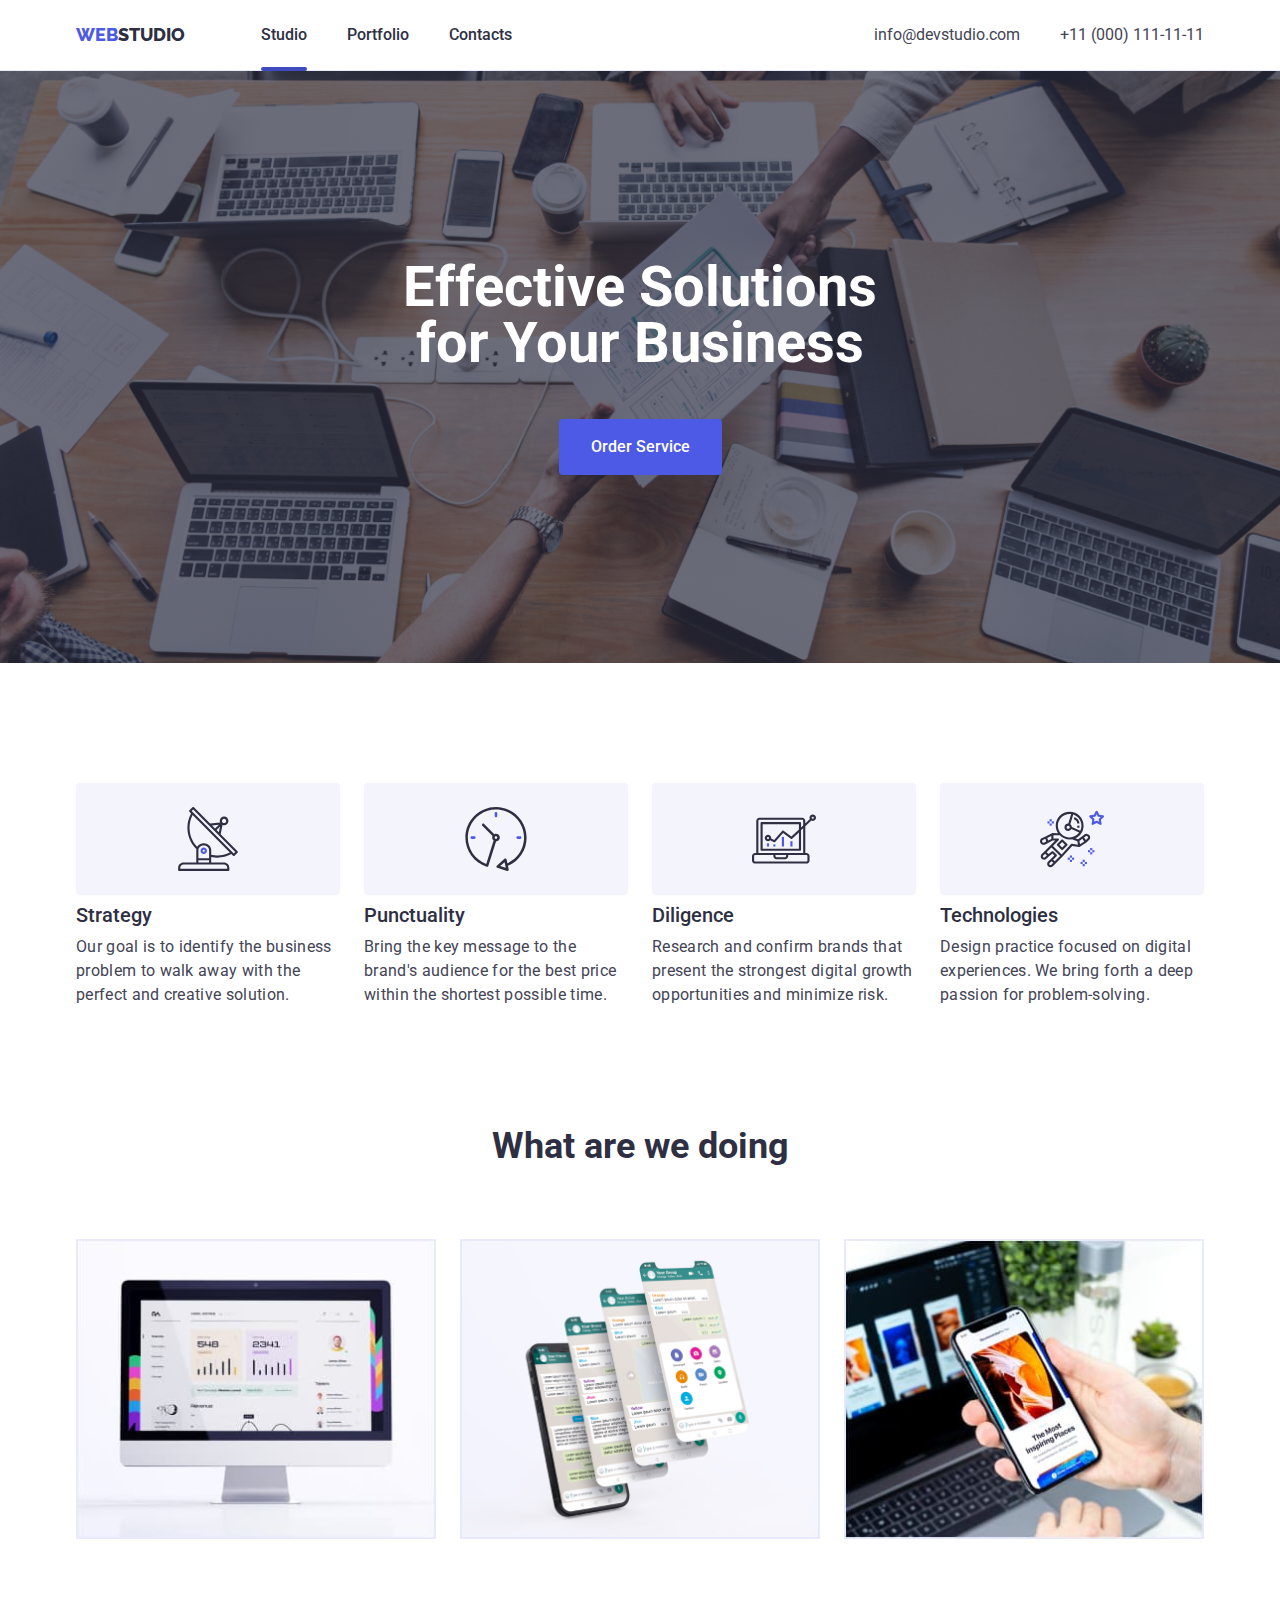
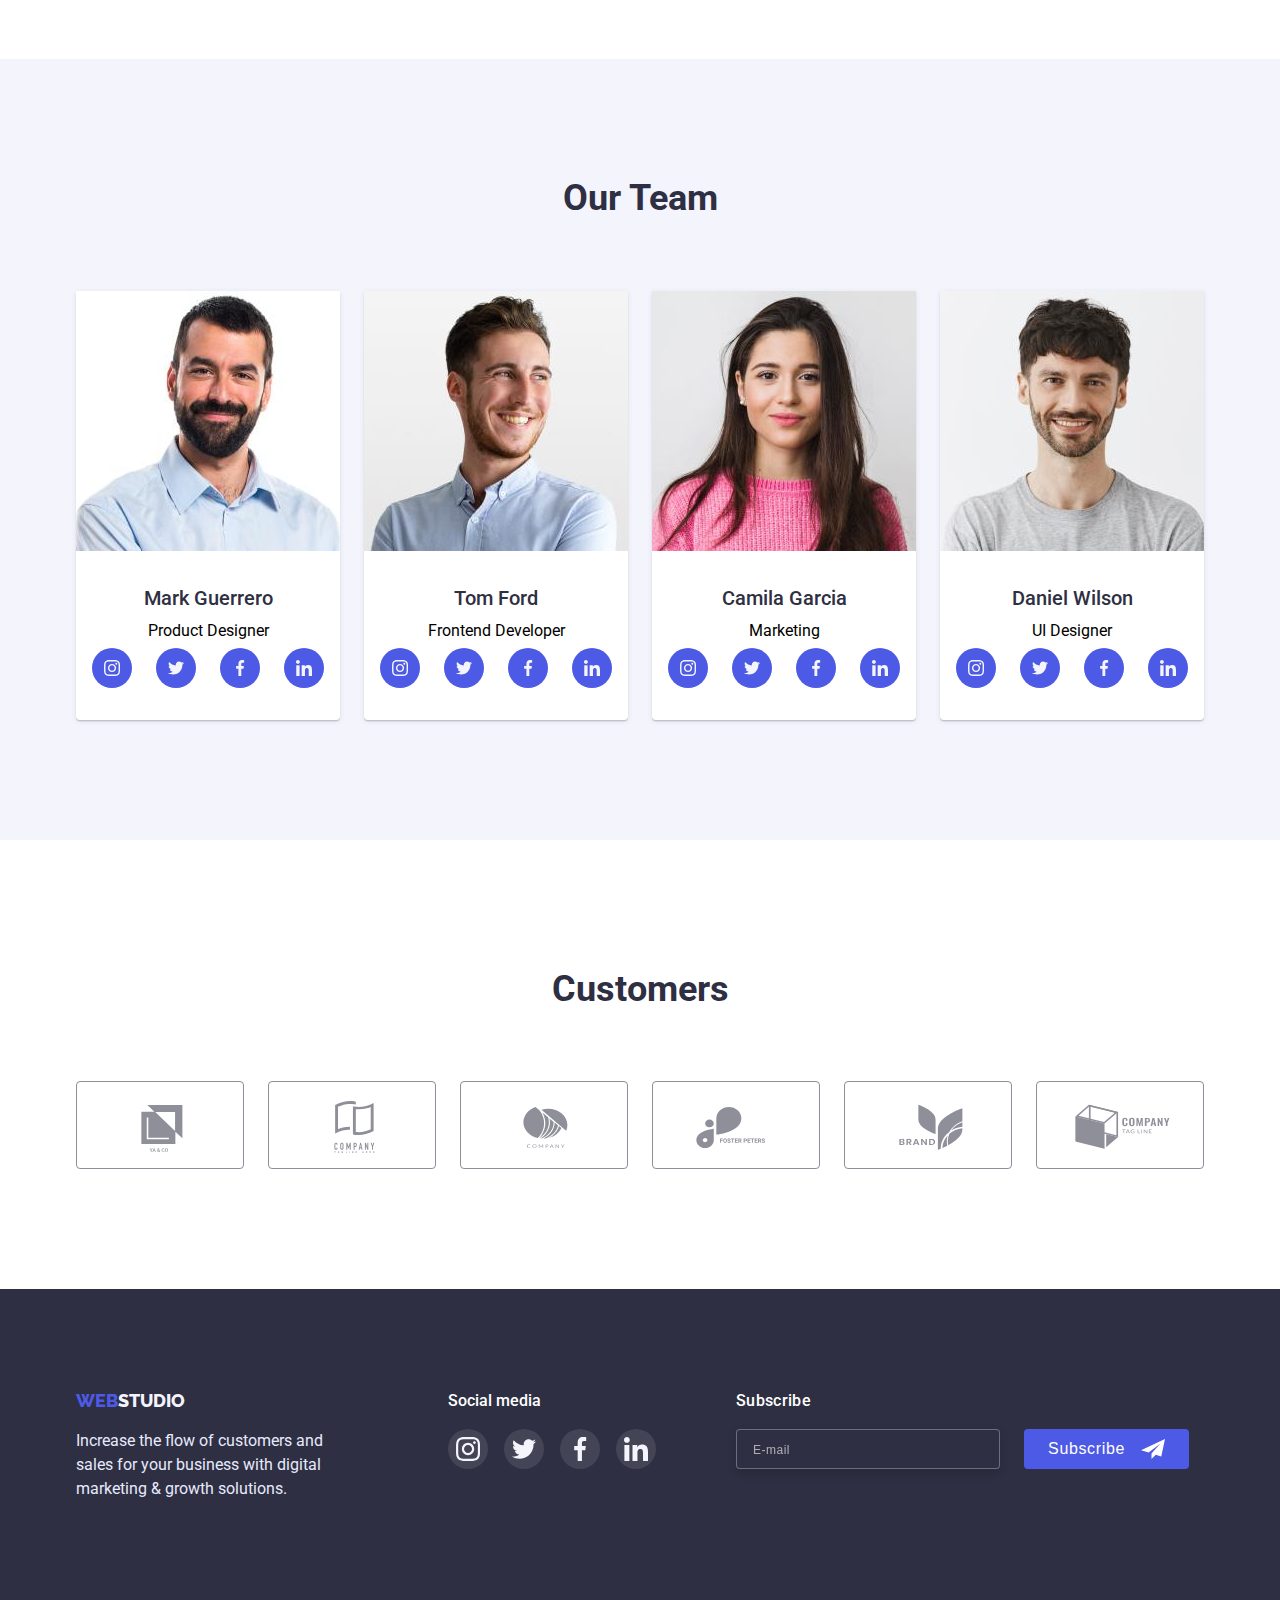
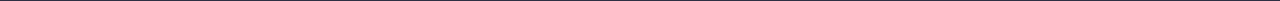
<file: index.html>
<!DOCTYPE html>
<html lang="en">
  <head>
    <meta charset="UTF-8" />
    <meta http-equiv="X-UA-Compatible" content="IE=edge" />
    <meta name="viewport" content="width=device-width, initial-scale=1.0" />
    <title>Web Studio</title>
    <link rel="preconnect" href="https://fonts.googleapis.com" />
    <link rel="preconnect" href="https://fonts.gstatic.com" crossorigin />
    <link
      href="https://fonts.googleapis.com/css2?family=Raleway:wght@800&family=Roboto:wght@400;500;700&display=swap"
      rel="stylesheet"
    />
    <link
      rel="stylesheet"
      href="https://cdnjs.cloudflare.com/ajax/libs/modern-normalize/1.1.0/modern-normalize.min.css"
      integrity="sha512-wpPYUAdjBVSE4KJnH1VR1HeZfpl1ub8YT/NKx4PuQ5NmX2tKuGu6U/JRp5y+Y8XG2tV+wKQpNHVUX03MfMFn9Q=="
      crossorigin="anonymous"
      referrerpolicy="no-referrer"
    />
    <link rel="stylesheet" href="./css/styles.css" />
  </head>
  <body>
    <header class="header-bottom">
      <div class="header-container">
        <nav class="nav-header">
          <a href="./index.html"
            ><span class="logo web">Web</span
            ><span class="logo studio">Studio</span></a
          >

          <ul class="list-nav">
            <li class="li-nav">
              <a href="./index.html" class="links current">Studio</a>
            </li>
            <li class="li-nav">
              <a href="./portfolio.html" class="links">Portfolio</a>
            </li>
            <li class="li-nav">
              <a href="#" class="links">Contacts</a>
            </li>
          </ul>
        </nav>

        <address class="contact-parents">
          <ul class="cont-item">
            <li class="tablet">
              <a href="mailto:info@devstudio.com" class="contact"
                >info@devstudio.com</a
              >
            </li>
            <li>
              <a href="tel:+110001111111" class="contact"
                >+11 (000) 111-11-11</a
              >
            </li>
          </ul>
        </address>

        <button class="menu-toggle js-open-menu" aria-expanded="false" aria-controls="mobile-menu">
          <img src="./images/vector-gamburger.jpg" srcset="./images/vector-gamburger.jpg 1x, ./images/scrn@2.jpg 2x" alt="button">
        </button>
      </div>
    </header>

    <main>
      <section class="containerone">
        <div class="backgrond-section-one">
          <h1 class="first-section-title">
            Effective Solutions for Your Business
          </h1>

          <button type="button" class="button-studio" data-modal-open>
            <span class="btn-spn">Order Service</span>
          </button>

      <div class="backdrop is-hidden" data-modal>
        <div class="modal">
          <button class="close" data-modal-close>
            <svg class="close-svg">
              <use href="./images/icons.svg#icon-close-black-18dp"></use>
            </svg>
          </button>
          <form class="modal-form">
            <p id="contact-details-head" class="header-m-f">Leave your contacts and we will call you back</p>
            
            <label for="name" class="label-modal svg-lb"><span class="text-input-gray">Name</span>
              <input type="text" name="username" id="name" class="input-modal" required>
              <svg class="svg-modal">
                <use href="./images/icons.svg#icon-person-black"></use>
              </svg>
          </label>

            <label for="phome-number" class="label-modal other-lb svg-lb"><span class="text-input-gray">Phone</span>
              <input type="tel" class="input-modal" name="phone-number" id="phome-number" required>
              <svg class="svg-modal">
                <use href="./images/icons.svg#icon-phone-black"></use>
              </svg>
            </label>

            <label for="email-modal" class="label-modal other-lb svg-lb"><span class="text-input-gray">Email</span>
              <input type="email" class="input-modal" name="email-modal" id="email-modal" required>
              <svg class="svg-modal">
                <use href="./images/icons.svg#icon-email-black"></use>
              </svg>
            </label>

            <label for="comments-m" class="label-modal other-lb lb-n"><span class="text-input-gray">Comment</span>
            <textarea name="comments-m" id="comments-m" rows="10" class="textarea-modal" placeholder="Text input"></textarea>
            </label>

            <label class="label-checkbox">
            <input type="checkbox" name="privacy-policy" class="custom" required>
            <span class="checkbox-item"></span>
            <svg class="checkbox-svg" width="16px" height="16px">
              <use href="./images/icons.svg#icon-vector"></use>
            </svg>
            <span class="descr-checkbox">I accept the terms and conditions of the <a class="link-checkbox">Privacy Policy</a></span>
            </label>
            
            <button type="submit" class="btn-modal">Send</button>
          </form>
        </div>
      </div>
    </div>
    </section>

      <section>
        <div class="containertwo">
          <h2 hidden>Our goals</h2>

          <ul class="ourgoals">
            <li class="og-item">
              <div class="svg-icons-bg">
                <svg class="svg-icon-da">
                  <use href="./images/icons.svg#icon-antenna"></use>
                </svg>
              </div>
              <h3 class="list-one">Strategy</h3>
              <p class="list-description">
                Our goal is to identify the business problem to walk away with
                the perfect and creative solution.
              </p>
            </li>

            <li class="og-item">
              <div class="svg-icons-bg">
                <svg class="svg-icon-da">
                  <use href="./images/icons.svg#icon-clock"></use>
                </svg>
              </div>
              <h3 class="list-one">Punctuality</h3>
              <p class="list-description">
                Bring the key message to the brand's audience for the best price
                within the shortest possible time.
              </p>
            </li>

            <li class="og-item">
              <div class="svg-icons-bg">
                <svg class="svg-icon-da">
                  <use href="./images/icons.svg#icon-diagram"></use>
                </svg>
              </div>
              <h3 class="list-one">Diligence</h3>
              <p class="list-description">
                Research and confirm brands that present the strongest digital
                growth opportunities and minimize risk.
              </p>
            </li>

            <li class="og-item">
              <div class="svg-icons-bg">
                <svg class="svg-icon-da">
                  <use href="./images/icons.svg#icon-astronaut"></use>
                </svg>
              </div>
              <h3 class="list-one">Technologies</h3>
              <p class="list-description">
                Design practice focused on digital experiences. We bring forth a
                deep passion for problem-solving.
              </p>
            </li>
          </ul>
        </div>
      </section>

      <section>
        <div class="photos">
          <h2 class="title-h2 h-two">What are we doing</h2>

          <ul class="photo-section-two">
            <li>
              <img
                src="./images/computer.jpg"
                alt="computer"
                width="360"
                height="300"
                class="photo-item"
              />
            </li>
            <li>
              <img
                src="./images/phoneorig.jpg"
                alt="phone"
                width="360"
                height="300"
                class="photo-item"
              />
            </li>
            <li>
              <img
                src="./images/phoneandpc.jpg"
                alt="copmputer-and-phone"
                width="360"
                height="300"
                class="photo-item"
              />
            </li>
          </ul>
        </div>
      </section>

      <section class="ourteam">
        <div class="containerthree">
          <h2 class="title-h2 command-title">Our Team</h2>

          <ul class="command">
            <li class="commad-item">
              <img
                srcset="./images/markguerrero.jpg 1x, ./images/mg@2.jpg 2x"
                src="./images/markguerrero.jpg"
                alt="mark-guerrero"
                width="264"
                height="260"
              />
              <h3 class="title-name">Mark Guerrero</h3>
              <p class="commad-description">Product Designer</p>
              <ul class="list-icon">
                <li class="list-item">
                  <a href="#" class="list-item-icon">
                    <svg class="links-soc-cmd">
                      <use href="./images/icons.svg#icon-instagramwhite"></use>
                    </svg>
                  </a>
                </li>
                <li class="list-item">
                  <a href="#" class="list-item-icon">
                    <svg class="links-soc-cmd">
                      <use href="./images/icons.svg#icon-twitterwhite"></use>
                    </svg>
                  </a>
                </li>
                <li class="list-item">
                  <a href="#" class="list-item-icon">
                    <svg class="links-soc-cmd">
                      <use href="./images/icons.svg#icon-facebookwhite"></use>
                    </svg>
                  </a>
                </li>
                <li class="list-item">
                  <a href="#" class="list-item-icon">
                    <svg class="links-soc-cmd">
                      <use href="./images/icons.svg#icon-linkedinwhite"></use>
                    </svg>
                  </a>
                </li>
              </ul>
            </li>

            <li class="commad-item">
              <img
                srcset="./images/tomford.jpg 1x, ./images/tf@2.jpg 2x"
                src="./images/tomford.jpg"
                alt="tom-ford"
                width="264"
                height="260"
              />
              <h3 class="title-name">Tom Ford</h3>
              <p class="commad-description">Frontend Developer</p>
              <ul class="list-icon">
                <li class="list-item">
                  <a href="#" class="list-item-icon">
                    <svg class="links-soc-cmd">
                      <use href="./images/icons.svg#icon-instagramwhite"></use>
                    </svg>
                  </a>
                </li>
                <li class="list-item">
                  <a href="#" class="list-item-icon">
                    <svg class="links-soc-cmd">
                      <use href="./images/icons.svg#icon-twitterwhite"></use>
                    </svg>
                  </a>
                </li>
                <li class="list-item">
                  <a href="#" class="list-item-icon">
                    <svg class="links-soc-cmd">
                      <use href="./images/icons.svg#icon-facebookwhite"></use>
                    </svg>
                  </a>
                </li>
                <li class="list-item">
                  <a href="#" class="list-item-icon">
                    <svg class="links-soc-cmd">
                      <use href="./images/icons.svg#icon-linkedinwhite"></use>
                    </svg>
                  </a>
                </li>
              </ul>
            </li>

            <li class="commad-item">
              <img
                srcset="./images/camilagarcia.jpg 1x, ./images/cg@2.jpg 2x"
                src="./images/camilagarcia.jpg"
                alt="camila-garcia"
                width="264"
                height="260"
              />
              <h3 class="title-name">Camila Garcia</h3>
              <p class="commad-description">Marketing</p>
              <ul class="list-icon">
                <li class="list-item">
                  <a href="#" class="list-item-icon">
                    <svg class="links-soc-cmd">
                      <use href="./images/icons.svg#icon-instagramwhite"></use>
                    </svg>
                  </a>
                </li>
                <li class="list-item">
                  <a href="#" class="list-item-icon">
                    <svg class="links-soc-cmd">
                      <use href="./images/icons.svg#icon-twitterwhite"></use>
                    </svg>
                  </a>
                </li>
                <li class="list-item">
                  <a href="#" class="list-item-icon">
                    <svg class="links-soc-cmd">
                      <use href="./images/icons.svg#icon-facebookwhite"></use>
                    </svg>
                  </a>
                </li>
                <li class="list-item">
                  <a href="#" class="list-item-icon">
                    <svg class="links-soc-cmd">
                      <use href="./images/icons.svg#icon-linkedinwhite"></use>
                    </svg>
                  </a>
                </li>
              </ul>
            </li>

            <li class="commad-item">
              <img
                srcset="./images/danielwilson.jpg 1x ,./images/dw@2.jpg 2x"
                src="./images/danielwilson.jpg"
                alt="daniel-wilson"
                width="264"
                height="260"
              />
              <h3 class="title-name">Daniel Wilson</h3>
              <p class="commad-description">UI Designer</p>
              <ul class="list-icon">
                <li class="list-item">
                  <a href="#" class="list-item-icon">
                    <svg class="links-soc-cmd">
                      <use href="./images/icons.svg#icon-instagramwhite"></use>
                    </svg>
                  </a>
                </li>
                <li class="list-item">
                  <a href="#" class="list-item-icon">
                    <svg class="links-soc-cmd">
                      <use href="./images/icons.svg#icon-twitterwhite"></use>
                    </svg>
                  </a>
                </li>
                <li class="list-item">
                  <a href="#" class="list-item-icon">
                    <svg class="links-soc-cmd">
                      <use href="./images/icons.svg#icon-facebookwhite"></use>
                    </svg>
                  </a>
                </li>
                <li class="list-item">
                  <a href="#" class="list-item-icon">
                    <svg class="links-soc-cmd">
                      <use href="./images/icons.svg#icon-linkedinwhite"></use>
                    </svg>
                  </a>
                </li>
              </ul>
            </li>
          </ul>
        </div>
      </section>

      <section>
        <div class="customers-container">
          <h2 class="title-h2 command-title customers">Customers</h2>

          <ul class="list-customer">
            <li class="list-customer-item">
              <a href="#" class="link-customers">
                <svg class="cstmr-svg">
                  <use href="./images/icons.svg#icon-one"></use>
                </svg>
              </a>
            </li>
            <li class="list-customer-item">
              <a href="#" class="link-customers">
                <svg class="cstmr-svg">
                  <use href="./images/icons.svg#icon-two"></use>
                </svg>
              </a>
            </li>
            <li class="list-customer-item">
              <a href="#" class="link-customers">
                <svg class="cstmr-svg">
                  <use href="./images/icons.svg#icon-three"></use>
                </svg>
              </a>
            </li>
            <li class="list-customer-item">
              <a href="#" class="link-customers">
                <svg class="cstmr-svg">
                  <use href="./images/icons.svg#icon-four"></use>
                </svg>
              </a>
            </li>
            <li class="list-customer-item">
              <a href="#" class="link-customers">
                <svg class="cstmr-svg">
                  <use href="./images/icons.svg#icon-five"></use>
                </svg>
              </a>
            </li>
            <li class="list-customer-item">
              <a href="#" class="link-customers">
                <svg class="cstmr-svg">
                  <use href="./images/icons.svg#icon-six"></use>
                </svg>
              </a>
            </li>
          </ul>
        </div>
      </section>
    </main>

    <footer class="footer-bso">
      <div class="container-footer">
        <div class="footer-one-div">
          <a href="./index.html"
            class="text-phone-styles"><span class="logo web">Web</span
            ><span class="logo studio white">Studio</span></a
          >
          <p class="footer-description">
            Increase the flow of customers and sales for your business with
            digital marketing & growth solutions.
          </p>
        </div>

        <div class="footer-soc-links">
          <h3 class="soc-footer-title">Social media</h3>

          <ul class="list-footer-soc">
            <li class="item-soc-footer">
              <a href="#" class="link-soc-footer">
                <svg class="img-soc">
                  <use href="./images/icons.svg#icon-instagramwhite"></use>
                </svg>
              </a>
            </li>
            <li class="item-soc-footer">
              <a href="#" class="link-soc-footer">
                <svg class="img-soc">
                  <use href="./images/icons.svg#icon-twitterwhite"></use>
                </svg>
              </a>
            </li>
            <li class="item-soc-footer">
              <a href="#" class="link-soc-footer">
                <svg class="img-soc">
                  <use href="./images/icons.svg#icon-facebookwhite"></use>
                </svg>
              </a>
            </li>
            <li class="item-soc-footer">
              <a href="#" class="link-soc-footer">
                <svg class="img-soc">
                  <use href="./images/icons.svg#icon-linkedinwhite"></use>
                </svg>
              </a>
            </li>
          </ul>
        </div>

        <div class="container-form">
          <form name="subscribe-footer" autocomplete="on">
            <div class="container-underform">
              <label for="user-email" class="label-footer">Subscribe</label>
                <div class="input-button">
                  <input type="email" name="email" id="user-email" class="input-footer" placeholder="E-mail" required>

                  <button type="submit" class="btn-form-footer">Subscribe
                    <svg class="svg-form">
                      <use href="./images/icons.svg#icon-plainform"></use>
                    </svg>
                  </button>
                </div>
            </div>
          </form>
        </div>
      </div>
    </footer>

    <div class="burger-menu js-menu-container" id="mobile-menu">
      <button class="menu-toggle close-phone-nav js-close-menu" data-modal-close>
        <svg class="close-svg close-svg-n">
          <use href="./images/icons.svg#icon-close-black-18dp"></use>
        </svg>
      </button>
      <nav class="phone-nav">
        <ul class="phone-list-nav">
          <li class="li-nav">
            <a href="./index.html" class="links">Studio</a>
          </li>
          <li class="li-nav">
            <a href="./portfolio.html" class="links">Portfolio</a>
          </li>
          <li class="li-nav">
            <a href="#" class="links">Contacts</a>
          </li>
        </ul>
      </nav>
      <div>
      <address class="ad">
        <ul class="cont-item">
          <li class="address-phone">
            <a href="tel:+110001111111" class="contact"
              >+11 (000) 111-11-11</a
            >
          </li>
          <li class="address-phone-e">
            <a href="mailto:info@devstudio.com" class="contact"
              >info@devstudio.com</a
            >
          </li>
        </ul>
      </address>
        <ul class="list-icon-n">
          <li class="list-item">
            <a href="#" class="list-item-icon-n">
              <svg class="links-soc-cmd-n">
                <use href="./images/icons.svg#icon-instagramwhite"></use>
              </svg>
            </a>
          </li>
          <li class="list-item">
            <a href="#" class="list-item-icon-n">
              <svg class="links-soc-cmd-n">
                <use href="./images/icons.svg#icon-twitterwhite"></use>
              </svg>
            </a>
          </li>
          <li class="list-item">
            <a href="#" class="list-item-icon-n">
              <svg class="links-soc-cmd-n">
                <use href="./images/icons.svg#icon-facebookwhite"></use>
              </svg>
            </a>
          </li>
          <li class="list-item">
            <a href="#" class="list-item-icon-n">
              <svg class="links-soc-cmd-n">
                <use href="./images/icons.svg#icon-linkedinwhite"></use>
              </svg>
            </a>
          </li>
        </ul>
      </div>
    </div>


    <script src="./js/modal.js"></script>
    <script src="./js/mobile-menu.js"></script>
  </body>
</html>

<!--
          <svg>
            <use href="./images/close-black-18dp.svg"></use>
            <rect fill="#FFFFFF" width="8px" height="8px" />
          </svg>
        -->
</file>
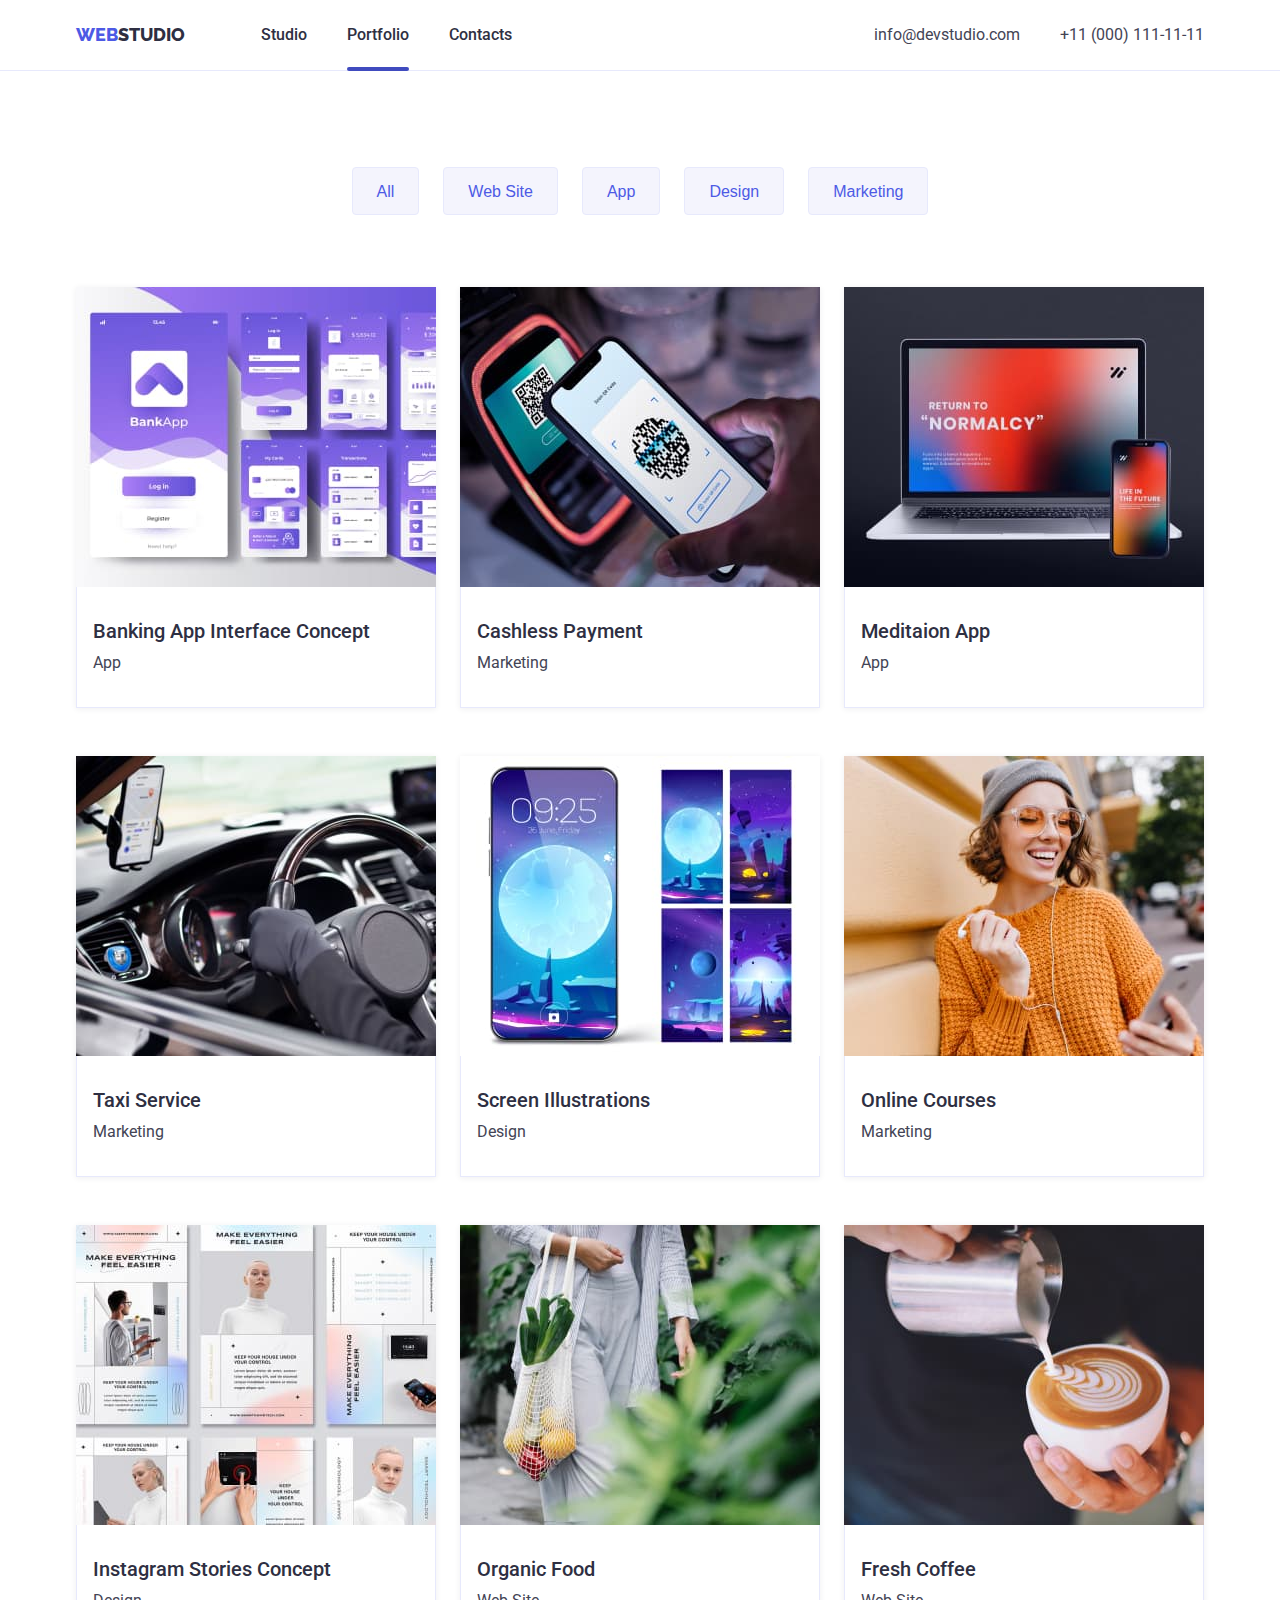
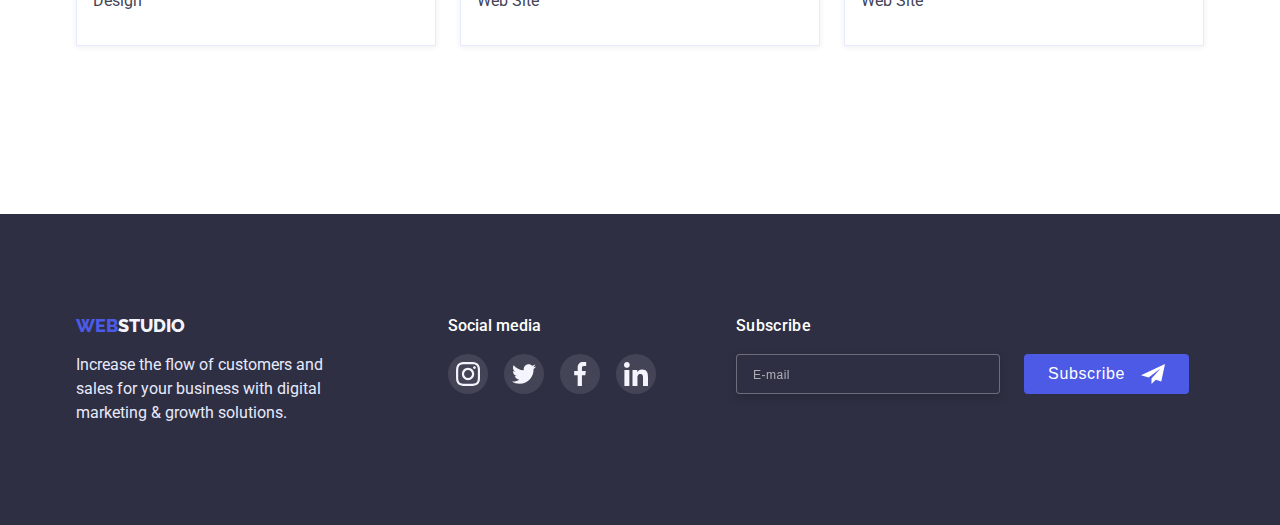
<file: portfolio.html>
<!DOCTYPE html>
<html lang="en">
  <head>
    <meta charset="UTF-8" />
    <meta http-equiv="X-UA-Compatible" content="IE=edge" />
    <meta name="viewport" content="width=device-width, initial-scale=1.0" />
    <title>Portfolio</title>
    <link rel="preconnect" href="https://fonts.googleapis.com" />
    <link rel="preconnect" href="https://fonts.gstatic.com" crossorigin />
    <link
      href="https://fonts.googleapis.com/css2?family=Raleway:wght@800&family=Roboto:wght@400;500;700&display=swap"
      rel="stylesheet"
    />
    <link
      rel="stylesheet"
      href="https://cdnjs.cloudflare.com/ajax/libs/modern-normalize/1.1.0/modern-normalize.min.css"
      integrity="sha512-wpPYUAdjBVSE4KJnH1VR1HeZfpl1ub8YT/NKx4PuQ5NmX2tKuGu6U/JRp5y+Y8XG2tV+wKQpNHVUX03MfMFn9Q=="
      crossorigin="anonymous"
      referrerpolicy="no-referrer"
    />
    <link rel="stylesheet" href="./css/styles.css" />
  </head>
  <body>
    <header class="header-bottom">
      <div class="header-container">
        <nav class="nav-header">
          <a href="./index.html"
            ><span class="logo web">Web</span
            ><span class="logo studio">Studio</span></a
          >

          <ul class="list-nav">
            <li class="li-nav">
              <a href="./index.html" class="links">Studio</a>
            </li>
            <li class="li-nav">
              <a href="./portfolio.html" class="links current">Portfolio</a>
            </li>
            <li class="li-nav">
              <a href="#" class="links">Contacts</a>
            </li>
          </ul>
        </nav>
        <address class="contact-parents">
          <ul class="cont-item">
            <li style="margin-right: 40px">
              <a href="mailto:info@devstudio.com" class="contact"
                >info@devstudio.com</a
              >
            </li>
            <li>
              <a href="tel:+110001111111" class="contact"
                >+11 (000) 111-11-11</a
              >
            </li>
          </ul>
        </address>

        <button class="menu-toggle js-open-menu" aria-expanded="false" aria-controls="mobile-menu">
          <img src="./images/vector-gamburger.jpg" alt="button">
        </button>
      </div>
    </header>

    <main>
      <section>
        <div class="container-buttons">
          <ul class="buttons-list-portfolio">
            <li>
              <button
                type="button"
                class="text-button-portfolio button-portfolio"
              >
                All
              </button>
            </li>
            <li>
              <button type="button" class="button-portfolio">Web Site</button>
            </li>
            <li>
              <button
                type="button"
                class="text-button-portfolio button-portfolio"
              >
                App
              </button>
            </li>
            <li>
              <button
                type="button"
                class="text-button-portfolio button-portfolio"
              >
                Design
              </button>
            </li>
            <li>
              <button
                type="button"
                class="text-button-portfolio button-portfolio li-b"
              >
                Marketing
              </button>
            </li>
          </ul>

          <ul class="list-set">
            <li class="list-set-item">
              <img
                srcset="./images/projectcard1.jpg 1x , ./images/baic@2.jpg 2x"
                src="./images/projectcard1.jpg"
                alt="Banking"
                width="360"
                height="300"
              />
              <div class="container-card">
                <p>
                  14 Stylish and User-Friendly App Design Concepts · Task
                  Manager App · Calorie Tracker App · Exotic Fruit Ecommerce App
                  · Cloud Storage App
                </p>
              </div>
              <div class="border-bottom-card">
                <h2 class="product-title">Banking App Interface Concept</h2>
                <p class="product-description">App</p>
              </div>
            </li>
            <li class="list-set-item">
              <img
                srcset="./images/projectcard2.jpg 1x , ./images/cp@2.jpg 2x"
                src="./images/projectcard2.jpg"
                alt="Payment"
                width="360"
                height="300"
              />
              <div class="container-card">
                <p>
                  14 Stylish and User-Friendly App Design Concepts · Task
                  Manager App · Calorie Tracker App · Exotic Fruit Ecommerce App
                  · Cloud Storage App
                </p>
              </div>
              <div class="border-bottom-card">
                <h2 class="product-title">Cashless Payment</h2>
                <p class="product-description">Marketing</p>
              </div>
            </li>
            <li class="list-set-item">
              <img
                srcset="./images/projectcard3.jpg 1x , ./images/ma@2.jpg 2x "
                src="./images/projectcard3.jpg"
                alt="Computer"
                width="360"
                height="300"
              />
              <div class="container-card">
                <p>
                  14 Stylish and User-Friendly App Design Concepts · Task
                  Manager App · Calorie Tracker App · Exotic Fruit Ecommerce App
                  · Cloud Storage App
                </p>
              </div>
              <div class="border-bottom-card">
                <h2 class="product-title">Meditaion App</h2>
                <p class="product-description">App</p>
              </div>
            </li>

            <li class="list-set-item">
              <img src="./images/pc4.jpg" srcset="./images/pc4.jpg 1x , ./images/ts@2.jpg 2x " alt="Car" width="360" height="300" />
              <div class="container-card">
                <p>
                  14 Stylish and User-Friendly App Design Concepts · Task
                  Manager App · Calorie Tracker App · Exotic Fruit Ecommerce App
                  · Cloud Storage App
                </p>
              </div>
              <div class="border-bottom-card">
                <h2 class="product-title">Taxi Service</h2>
                <p class="product-description">Marketing</p>
              </div>
            </li>
            <li class="list-set-item">
              <img
                srcset="./images/pc5.jpg 1x, ./images/si@2.jpg 2x"
                src="./images/pc5.jpg"
                alt="Phone wallpapers"
                width="360"
                height="300"
              />
              <div class="container-card">
                <p>
                  14 Stylish and User-Friendly App Design Concepts · Task
                  Manager App · Calorie Tracker App · Exotic Fruit Ecommerce App
                  · Cloud Storage App
                </p>
              </div>
              <div class="border-bottom-card">
                <h2 class="product-title">Screen Illustrations</h2>
                <p class="product-description">Design</p>
              </div>
            </li>
            <li class="list-set-item">
              <img
                srcset="./images/pc6.jpg 1x , ./images/oc@2.jpg 2x"
                src="./images/pc6.jpg"
                alt="A girl with headphones"
                width="360"
                height="300"
              />
              <div class="container-card">
                <p>
                  14 Stylish and User-Friendly App Design Concepts · Task
                  Manager App · Calorie Tracker App · Exotic Fruit Ecommerce App
                  · Cloud Storage App
                </p>
              </div>
              <div class="border-bottom-card">
                <h2 class="product-title">Online Courses</h2>
                <p class="product-description">Marketing</p>
              </div>
            </li>

            <li class="list-set-item">
              <img
                srcset="./images/pc7.jpg 1x , ./images/isc@2.jpg 2x"
                src="./images/pc7.jpg"
                alt="Instagram stories example"
                width="360"
                height="300"
              />
              <div class="container-card">
                <p>
                  14 Stylish and User-Friendly App Design Concepts · Task
                  Manager App · Calorie Tracker App · Exotic Fruit Ecommerce App
                  · Cloud Storage App
                </p>
              </div>
              <div class="border-bottom-card">
                <h2 class="product-title">Instagram Stories Concept</h2>
                <p class="product-description">Design</p>
              </div>
            </li>
            <li class="list-set-item">
              <img
                srcset="./images/pc8.jpg 1x , ./images/of@2.jpg 2x"
                src="./images/pc8.jpg"
                alt="A bag with food"
                width="360"
                height="300"
              />
              <div class="container-card">
                <p>
                  14 Stylish and User-Friendly App Design Concepts · Task
                  Manager App · Calorie Tracker App · Exotic Fruit Ecommerce App
                  · Cloud Storage App
                </p>
              </div>
              <div class="border-bottom-card">
                <h2 class="product-title">Organic Food</h2>
                <p class="product-description">Web Site</p>
              </div>
            </li>
            <li class="list-set-item">
              <img
                srcset="./images/pc9.jpg 1x , ./images/fc@2.jpg 2x"
                src="./images/pc9.jpg"
                alt="Cup of coffee"
                width="360"
                height="300"
              />
              <div class="container-card">
                <p>
                  14 Stylish and User-Friendly App Design Concepts · Task
                  Manager App · Calorie Tracker App · Exotic Fruit Ecommerce App
                  · Cloud Storage App
                </p>
              </div>
              <div class="border-bottom-card">
                <h2 class="product-title">Fresh Coffee</h2>
                <p class="product-description">Web Site</p>
              </div>
            </li>
          </ul>
        </div>
      </section>
    </main>

    <footer class="footer-bso">
      <div class="container-footer">
        <div class="footer-one-div">
          <a href="./index.html"
            ><span class="logo web">Web</span
            ><span class="logo studio white">Studio</span></a
          >
          <p class="footer-description">
            Increase the flow of customers and sales for your business with
            digital marketing & growth solutions.
          </p>
        </div>

        <div class="footer-soc-links">
          <h3 class="soc-footer-title">Social media</h3>

          <ul class="list-footer-soc">
            <li class="item-soc-footer">
              <a href="#" class="link-soc-footer">
                <svg class="img-soc">
                  <use href="./images/icons.svg#icon-instagramwhite"></use>
                </svg>
              </a>
            </li>
            <li class="item-soc-footer">
              <a href="#" class="link-soc-footer">
                <svg class="img-soc">
                  <use href="./images/icons.svg#icon-twitterwhite"></use>
                </svg>
              </a>
            </li>
            <li class="item-soc-footer">
              <a href="#" class="link-soc-footer">
                <svg class="img-soc">
                  <use href="./images/icons.svg#icon-facebookwhite"></use>
                </svg>
              </a>
            </li>
            <li class="item-soc-footer">
              <a href="#" class="link-soc-footer">
                <svg class="img-soc">
                  <use href="./images/icons.svg#icon-linkedinwhite"></use>
                </svg>
              </a>
            </li>
          </ul>
        </div>

        <div class="container-form">
          <form name="subscribe-footer" autocomplete="on">
            <div class="container-underform">
              <label for="user-email" class="label-footer">Subscribe</label>
              <div class="input-button">
                <input
                  type="email"
                  name="email"
                  id="user-email"
                  class="input-footer"
                  placeholder="E-mail"
                  required
                />

                <button type="submit" class="btn-form-footer">
                  Subscribe
                  <svg class="svg-form">
                    <use href="./images/icons.svg#icon-plainform"></use>
                  </svg>
                </button>
              </div>
            </div>
          </form>
        </div>
      </div>
    </footer>

    <div class="burger-menu js-menu-container" id="mobile-menu">
      <button class="menu-toggle close-phone-nav js-close-menu" data-modal-close>
        <svg class="close-svg close-svg-n">
          <use href="./images/icons.svg#icon-close-black-18dp"></use>
        </svg>
      </button>
      <nav class="phone-nav">
        <ul class="phone-list-nav">
          <li class="li-nav">
            <a href="./index.html" class="links">Studio</a>
          </li>
          <li class="li-nav">
            <a href="./portfolio.html" class="links">Portfolio</a>
          </li>
          <li class="li-nav">
            <a href="#" class="links">Contacts</a>
          </li>
        </ul>
      </nav>
      <address class="ad">
        <ul class="cont-item">
          <li class="address-phone">
            <a href="tel:+110001111111" class="contact"
              >+11 (000) 111-11-11</a
            >
          </li>
          <li class="address-phone-e">
            <a href="mailto:info@devstudio.com" class="contact"
              >info@devstudio.com</a
            >
          </li>
        </ul>
      </address>
        <ul class="list-icon-n">
          <li class="list-item">
            <a href="#" class="list-item-icon-n">
              <svg class="links-soc-cmd-n">
                <use href="./images/icons.svg#icon-instagramwhite"></use>
              </svg>
            </a>
          </li>
          <li class="list-item">
            <a href="#" class="list-item-icon-n">
              <svg class="links-soc-cmd-n">
                <use href="./images/icons.svg#icon-twitterwhite"></use>
              </svg>
            </a>
          </li>
          <li class="list-item">
            <a href="#" class="list-item-icon-n">
              <svg class="links-soc-cmd-n">
                <use href="./images/icons.svg#icon-facebookwhite"></use>
              </svg>
            </a>
          </li>
          <li class="list-item">
            <a href="#" class="list-item-icon-n">
              <svg class="links-soc-cmd-n">
                <use href="./images/icons.svg#icon-linkedinwhite"></use>
              </svg>
            </a>
          </li>
        </ul>
    </div>

    <script src="./js/mobile-menu.js"></script>
  </body>
</html>
</file>
<file: css/styles.css>
body {
    font-family: 'Roboto', sans-serif;
    margin: 0;
}

*,
*::before,
*::after {
    box-sizing: border-box;
}

a {
    text-decoration: none;
}

ul {
    padding: 0;
    margin: 0;
    list-style: none;
}

h1, h2, h3, h4, p {
    margin: 0;
}

img {
    display: block;
    max-width: 100%;
    height: auto;
}

.logo {
    font-family: 'Raleway', sans-serif;
    text-transform: uppercase;
    display: inline;
}

.logo.web {
    color: #4D5AE5;
    font-style: normal;
    font-weight: 800;
    font-size: 18px;
    line-height: 1.3;
}

.logo.studio {
    color: #2E2F42;
    font-style: normal;
    font-weight: 800;
    font-size: 18px;
    line-height: 1.3;
}

.links {
    color: #2E2F42;
    font-style: normal;
    font-weight: 500;
    font-size: 16px;
    line-height: 1.5;
    transition-property: сolor; 
    transition-duration: 250ms; 
    transition-timing-function: cubic-bezier(0.4, 0, 0.2, 1);
}

.links:hover {
    color: #404BBF;
}

.links:focus {
    color: #404BBF;
}

.contact:hover {
    color: #404BBF;
}

.contact:focus {
    color: #404BBF;
}

.contact {
    color: #434455;
    font-style: normal;
    font-weight: 400;
    font-size: 16px;
    line-height: 1.5;
    transition-property: сolor;
    transition-duration: 250ms;
    transition-timing-function: cubic-bezier(0.4, 0, 0.2, 1);
}

.first-section-title {
    font-style: normal;
    font-weight: 700;
    font-size: 56px;
    line-height: 1.0;
    color: #FFFFFF;
    width: 494px;
    margin-right: auto;
    margin-left: auto;
    text-align: center;
}

.button-studio {
    font-family: 'Roboto', sans-serif;
    font-style: normal;
    font-weight: 500;
    font-size: 16px;
    line-height: 1.5;
    color: #FFFFFF;
    background: #4D5AE5;
    border: 0;
    margin-top: 48px;
    padding: 16px 32px;
    border-radius: 4px;
    transition-property: background, cursor;
    transition-duration: 250ms;
    transition-timing-function: cubic-bezier(0.4, 0, 0.2, 1);
}

.button-studio:hover {
    background: #404BBF;
    cursor: pointer;
}

.backgrond-section-one {
    display: flex;
    align-items: center;
    flex-direction: column;
    margin-left: auto;
    margin-right: auto;
    padding-left: 15px;
    padding-right: 15px;
}

.tablet {
    margin-right: 40px;
}


.backgrond-section-one.footer-bso {
    display: flex;
    margin-left: auto;
    margin-right: auto;
}

.list-one {
    font-family: 'Roboto', sans-serif;
    font-style: normal;
    font-weight: 500;
    font-size: 20px;
    line-height: 1.2;
    color: #2E2F42;
    margin-bottom: 8px;
}

.list-description {
    font-style: normal;
    font-weight: 400;
    font-size: 16px;
    line-height: 1.5;
    color: #434455;
    letter-spacing: 0.02em;
}
.footer-description {
    color: #E7E9FC;
    font-style: normal;
    font-weight: 400;
    font-size: 16px;
    line-height: 1.5;
    margin-top: 16px;
}

.ourteam {
    background: #F4F4FD;
}

.logo.studio.white {
    color: #F4F4FD;
    font-style: normal;
    font-weight: 800;
    font-size: 18px;
    line-height: 1.1;
}

.button-portfolio {
    background: #F4F4FD;
    font-style: normal;
    font-weight: 500;
    font-size: 16px;
    line-height: 1.5;
    color: #4D5AE5;
    border-radius: 4px;
    height: 48px;
    width: auto;
    margin-right: 24px;
    padding: 12px 24px;
    border: 1px solid #E7E9FC;
    transition-property: сolor, background, cursor;
    transition-duration: 250ms;
    transition-timing-function: cubic-bezier(0.4, 0, 0.2, 1);
}

.button-portfolio:hover {
    background: #404BBF;
    color: #FFFFFF;
    cursor: pointer;
}

.product-title {
    font-style: normal;
    font-weight: 500;
    font-size: 20px;
    line-height: 1.2;
    color: #2E2F42;
    display: flex;
    margin-bottom: 8px;
    padding-left: 16px;
}

.product-description {
    font-style: normal;
    font-weight: 400;
    font-size: 16px;
    line-height: 1.5;
    color: #434455;
    display: flex;
    padding-left: 16px;
    padding-bottom: 32px;
}

.title-h2 {
    font-style: normal;
    font-weight: 700;
    font-size: 36px;
    line-height: 1.1;
    color: #2E2F42;
    display: flex;
    justify-content: center;
}

.title-name {
    font-style: normal;
    font-weight: 500;
    font-size: 20px;
    line-height: 1.5;
    color: #2E2F42;
    display: flex;
    justify-content: center;
    padding-top: 32px;
    margin-bottom: 8px;
}

.name-description {
    font-weight: 400;
    font-size: 16px;
    line-height: 1.5;
    font-style: normal;
    color: #434455;
}

.nav-header {
    display: flex;

}

.contact-parents {
    display: flex;
    align-items: center;
    margin-left: auto;
}

.header-container {
    display: flex;
    width: 1158px;
    padding-left: 15px;
    padding-right: 15px;
    margin-right: auto;
    margin-left: auto;
}


.list-nav {
    display: inline-flex;
    justify-content: space-between;
    align-items: center;
    margin-left: 76px;
}

.cont-item {
    display: flex;
    justify-content: space-evenly;
    align-items: center;
}

.containerone {
    max-width: 1440px;
    background-color: #2E2F42;
    background-image: linear-gradient(rgba(46, 47, 66, 0.7), rgba(46, 47, 66, 0.7)), url('../images/people-office.jpg');
    background-repeat: no-repeat;
    background-position: center;
    background-size: cover;
    padding: 188px 0;
    margin-right: auto;
    margin-left: auto;
}

.containertwo {
    padding: 120px 0;
    display: flex;
    justify-content: center;
    width: 1158px;
    padding-left: 15px;
    padding-right: 15px;
    margin-right: auto;
    margin-left: auto;
}

.ourgoals {
    display: flex;
}

.og-item {
    margin-right: 24px;
}

.og-item:last-child {
    margin-right: 0;
}

.photos {
    display: flex;
    width: 1158px;
    padding-left: 15px;
    padding-right: 15px;
    margin-right: auto;
    margin-left: auto;
    flex-direction: column;
}

.h-two {
    margin-bottom: 72px;
   
}

.photo-section-two {
    display: flex;
    justify-content: space-between;
    padding-bottom: 120px;
}

.command { 
    display: flex;
    justify-content: center;
    padding-bottom: 120px;
}

.containerthree {
    display: flex;
    flex-direction: column;
    width: 1158px;
    margin-right: auto;
    margin-left: auto;
    padding-left: 15px;
    padding-right: 15px;
}

.command-title {
    padding-top: 120px;
    margin-bottom: 72px;
}

.commad-item {
    background: #FFFFFF;
    box-shadow: 0px 1px 6px rgba(46, 47, 66, 0.08), 0px 1px 1px rgba(46, 47, 66, 0.16), 0px 2px 1px rgba(46, 47, 66, 0.08);
    border-radius: 0px 0px 4px 4px;
    margin-right: 24px;
}

.commad-item:last-child {
    margin-right: 0;
}

.commad-description {
    display: flex;
    justify-content: center;
    margin-bottom: 8px;
}

.container-footer {
    display: flex;
    margin-right: auto;
    margin-left: auto;
    width: 1158px;
    padding-left: 15px;
    padding-right: 15px;
}

.container-buttons {
    padding-left: 15px;
    padding-right: 15px;
    margin-right: auto;
    margin-left: auto;  
    width: 1158px;
    padding-top: 96px;
}

/* margin-top: 96px;
margin-bottom: 72px;
width: 586px;
display: flex;
justify-content: center; */

.buttons-list-portfolio {
    display: flex;
    justify-content: center;
    margin-bottom: 72px;
    
}

/* display: flex;
align-items: baseline;
justify-content: space-around; */

.photo-list-p {
    margin-left: auto;
    margin-right: auto;
    width: 1158px;
    padding-left: 15px;
    padding-right: 15px;
}

.footer-bso {
    background: #2E2F42;
}


.list-set {
    display: flex;
    justify-content: center;
    flex-wrap: wrap;
    padding-bottom: 120px;
}

.list-set-item {
    background-color: #FFFFFF;
    margin-right: 24px;
    margin-bottom: 48px;
    box-shadow: 0px 1px 6px rgba(46, 47, 66, 0.08);
    transition-property: box-shadow;
    transition-duration: 250ms;
    transition-timing-function: cubic-bezier(0.4, 0, 0.2, 1);
    position: relative;
    overflow: hidden;
}

.list-set-item .container-card {
    background-color: #4D5AE5;
    width: 360px;
    position: absolute;
    margin-right: auto;
    margin-left: auto;
    padding-left: 32px;
    padding-right: 32px;
    padding-top: 40px;
    padding-bottom: 164px;
    color: #F4F4FD;
    font-weight: 400;
    font-size: 16px;
    line-height: 1.5;
    letter-spacing: 0.02em;
    transition-property: cursor, box-shadow, transform;
    transition-duration: 250ms;
    transition-timing-function: cubic-bezier(0.4, 0, 0.2, 1);
}

.list-set-item:is(:hover, :focus) .container-card {
    transform: translateY(-100%);
}

.list-set-item:is(:hover, :focus) {
    box-shadow: 0px 1px 6px rgba(46, 47, 66, 0.08), 0px 1px 1px rgba(46, 47, 66, 0.16), 0px 2px 1px rgba(46, 47, 66, 0.08);
    cursor: pointer;
}

.list-set-item:nth-child(3n + 0) {
    margin-right: 0;
}

.border-bottom-card {
    padding-top: 32px;
    border-bottom: 1px solid #E7E9FC;
    border-right: 1px solid #E7E9FC;
    border-left: 1px solid #E7E9FC;
    transition-property: border-bottom, border-left, border-right;
    transition-duration: 250ms;
    transition-timing-function: cubic-bezier(0.4, 0, 0.2, 1);  
    position: relative; 
    background-color: #FFFFFF; 
    transition-property: border-bottom, border-left, border-right;
    transition-duration: 250ms;
    transition-timing-function: cubic-bezier(0.4, 0, 0.2, 1);
}

.border-bottom-card:is(:hover, :focus) {
    border-bottom: 0.5px solid #F4F4FD;
    border-left: 0.5px solid #F4F4FD;
    border-right: 0.5px solid #F4F4FD;
} 

.header-bottom {
    border-bottom: 1px solid #E7E9FC;
    padding: 23px 0;
    background-color: #FFFFFF;
    width: 1440px;
}

.li-nav {
    margin-right: 40px;
    position: relative;
}

.current::after {
    content: "";
    position: absolute;
    left: 0;
    bottom: 0;
    width: 100%;
    height: 4px;
    border-radius: 2px;
    background-color: #404BBF;
    top: 44px;
}

.li-nav:last-child {
    margin-right: 0px;
}

/*  display: flex;
    width: 1158px;
    padding-left: 15px;
    padding-right: 15px;
    margin-right: auto;
    margin-left: auto;     */



.footer-one-div {
    width: 264px;
    padding-top: 100px;
    padding-bottom: 100px;
}

.li-b {
    margin-right: 0;
}

.svg-icons-bg {
    margin-bottom: 8px;
    background: #F4F4FD;
    border-radius: 4px;
    padding: 24px 100px;
}

.svg-icon-da {
    width: 64px;
    display: block;
    height: 64px;
    margin-left: auto;
    margin-right: auto;
}

.list-item {
    width: 40px;
    height: 40px;
    margin-right: 24px;
}

.list-item:last-child {
    margin-right: 0;
}

.list-item-icon {
    display: block;
    background-color: #4D5AE5;
    border-radius: 50%;
    padding: 12px 12px;
    transition-property: background;
    transition-duration: 250ms;
    transition-timing-function: cubic-bezier(0.4, 0, 0.2, 1);
}

.list-item-icon:is(:hover, :focus) {
    background: #404BBF;
}

.list-item-img {
    padding: 12px 12px;
}

.list-icon {
    display: flex;
    padding-bottom: 32px;
    padding-left: 16px;
    padding-right: 16px;
}

.customers-container {
    display: flex;
    width: 1158px;
    padding-left: 15px;
    padding-right: 15px;
    margin-right: auto;
    margin-left: auto;
    flex-direction: column;
}

.customers {
    padding-top: 130px;
}

.list-customer {
    display: flex;
    padding-bottom: 120px;
}

.list-customer-item {
    border: 1px solid #8E8F99;
    border-radius: 4px;
    margin-right: 24px;
    width: 168px;
    height: 88px;
    transition-property: filter;
    transition-duration: 250ms;
    transition-timing-function: cubic-bezier(0.4, 0, 0.2, 1);
}

.list-customer-item:is(:hover, :focus) {
    filter: invert(100%) sepia(100%) saturate(3250%) hue-rotate(220deg) brightness(80%) contrast(94%);   
}

.list-customer-item:last-child {
    margin-right: 0;
}

.list-customer-img {
    padding: 16px 32px;
}

.footer-soc-links {
    padding-top: 100px;
    padding-bottom: 130px;
    margin-left: 120px;
}

.list-footer-soc {
    display: flex;
}

.soc-footer-title {
    font-weight: 500;
    font-size: 16px;
    line-height: 24px;
    color: #FFFFFF;
    margin-bottom: 16px;
}

.item-soc-footer {
    margin-right: 16px;
    width: 40px;
    height: 40px;
    display: block;
}

.item-soc-footer:last-child {
    margin-right: 0;
}

.link-soc-footer {
    display: block;
    background: rgba(255, 255, 255, 0.1);
    border-radius: 50%;
    height: 40px;
    width: 40px;
    display: flex;
    align-items: center;
    justify-content: center;
    transition-property: background;
    transition-duration: 250ms;
    transition-timing-function: cubic-bezier(0.4, 0, 0.2, 1);
}

.link-soc-footer:hover {
    background: #31D0AA;
}

.img-soc {
    width: 24px;
    height: 24px;
}

.photo-item {
    border: 1px solid #E7E9FC;
}

.links-soc-cmd {
    display: block;
    width: 16px;
    height: 16px;
}

.link-customers {
    display: block;
    padding: 16px 32px;
}

.cstmr-svg {
    width: 104px;
    height: 56px;
    display: block;
    fill: #8E8F99;
}

.backdrop {
    background-color: rgba(46, 47, 66, 0.4);
    width: 100vw;
    height: 100vh;
    margin-left: auto;
    margin-right: auto;
    position: fixed;
    top: 0;
    left: 0;
    padding-top: 88px;
    padding-bottom: 12px;
}

.modal {
    background: #FCFCFC;
    width: 408px;
    height: 584px;
    margin-left: auto;
    margin-right: auto;
    position: relative;
    box-shadow: 0px 1px 1px rgba(0, 0, 0, 0.14), 0px 1px 3px rgba(0, 0, 0, 0.12), 0px 2px 1px rgba(0, 0, 0, 0.2);
    border-radius: 4px;
}

.close {
    border-radius: 50%;
    background: #E7E9FC;
    border: 1px solid rgba(0, 0, 0, 0.1);
    position: absolute;
    right: 24px;
    font-size: 12px;
    transition-property: background, cursor;
    transition-duration: 250ms;
    transition-timing-function: cubic-bezier(0.4, 0, 0.2, 1);
    padding: 8px;
    top: 24px;
}

.close:is(:hover, :focus) {
    background: #404BBF;
    cursor: pointer;
}

.is-hidden {
   display: none;
}

.close-svg {
    width: 8px;
    height: 8px;
    display: block;
    transition-property: fill;
    transition-duration: 250ms;
    transition-timing-function: cubic-bezier(0.4, 0, 0.2, 1);
}

.close:is(:hover, :focus) .close-svg{
    fill: #FFFFFF;
}

/* =======================================form-footer======================================= */

.container-form {
    padding-left: 80px;
    padding-right: 15px;
    padding-top: 100px;
    padding-bottom: 130px;
}

.label-footer {
    font-weight: 500;
    font-size: 16px;
    line-height: 1.5;
    color: #FFFFFF;
    letter-spacing: 0.02em;
    margin-bottom: 16px;
}

.container-underform {
    display: flex;
    flex-direction: column;
}

.input-button {
    display: flex;
    flex-direction: row;
}

.btn-form-footer {
    margin-left: 24px;
    color: #FFFFFF;
    background-color: #4D5AE5;
    border-radius: 4px;
    border: 0px;
    letter-spacing: 0.04em;
    font-weight: 500;
    font-size: 16px;
    line-height: 1.5;
    padding: 8px 24px;
    display: flex;
    transition-property: background-color, cursor;
    transition-duration: 250ms;
    transition-timing-function: cubic-bezier(0.4, 0, 0.2, 1);
}

.btn-form-footer:is(:hover, :focus) {
    background-color: #404BBF;
    cursor: pointer;
}

.svg-form {
    width: 24px;
    height: 24px;
    display: inline-block;
    margin-left: 16px;
}


.input-footer {
    border-radius: 4px;
    filter: drop-shadow(0px 4px 4px rgba(0, 0, 0, 0.15));
    border: 1px solid rgba(255, 255, 255, 0.3);
    background-color: #2E2F42;
    width: 264px;
    padding-left: 16px;
    padding-top: 8px;
    padding-bottom: 8px;
}

.input-footer::placeholder {
    padding-bottom: 8px;
    font-weight: 400;
    font-size: 12px;
    line-height: 1.5;
    letter-spacing: 0.04em;
    color: rgba(255, 255, 255, 0.6);
}

.input-footer:not(:placeholder-shown):required:valid {
    color: rgba(255, 255, 255, 0.6);
    padding-left: 16px;
}

.input-footer:not(:placeholder-shown):required:invalid {
    color: rgba(255, 255, 255, 0.6);
    padding-left: 16px;
}

/* ====================================form-modal=================================== */

.header-m-f {
    font-weight: 500;
    font-size: 16px;
    line-height: 1.5;
    color: #2E2F42;
    letter-spacing: 0.02em;
    margin-top: 24px;
    padding-left: 8px;
    padding-right: 8px;
    margin-bottom: 14px;
}

.modal-form {
    display: flex;
    flex-direction: column;
    padding-left: 24px;
    padding-right: 24px;
    padding-bottom: 24px;
    position: static;
}

.label-modal {
    color: #8E8F99;
    letter-spacing: 0.04em;
    font-weight: 400;
    font-size: 12px;
    line-height: 1.3;
}

.other-lb {
    margin-top: 8px;
}

.lb-n {
    display: flex;
    flex-direction: column;
}

.input-modal {
    border: 1px solid rgba(33, 33, 33, 0.2);
    border-radius: 4px;
    width: 100%;
    padding-left: 35px;
    padding-top: 8px;
    padding-bottom: 8px;
    transition-property: border, border-radius;
    transition-duration: 250ms;
    transition-timing-function: cubic-bezier(0.4, 0, 0.2, 1);
}

.input-modal:focus-within {
    border: 1px solid #4D5AE5;
    border-radius: 4px;
}

.textarea-modal {
    max-height: 120px;
    border: 1px solid rgba(33, 33, 33, 0.2);
    border-radius: 4px;
    resize: none;
    transition-property: border;
    transition-duration: 250ms;
    transition-timing-function: cubic-bezier(0.4, 0, 0.2, 1);
    width: 100%;
    padding-left: 16px;
    padding-top: 8px;
}

.textarea-modal:focus-within {
    border: 1px solid #4D5AE5;
}


.textarea-modal:active, :hover, :focus {
    outline: 0;
    outline-offset: 0;
}

.textarea-modal::placeholder {
    font-weight: 400;
    font-size: 12px;
    line-height: 1.3;
    letter-spacing: 0.04em;
    color: rgba(117, 117, 117, 0.5);
}


.label-checkbox {
    display: flex;
    margin-top: 16px;
    position: relative;
    flex-direction: row;
    align-items: center;
    gap: 0;
    margin-bottom: 24px;
    line-height: 1.33;
    letter-spacing: 0.04em;
    color: #757575;
}

.descr-checkbox {
    font-weight: 400;
    font-size: 12px;
    line-height: 1.2;
    letter-spacing: 0.04em;
    color: #757575;
}

.link-checkbox {
    color: #4D5AE5;
    text-decoration: underline;
}

.btn-modal {
    background: #4D5AE5;
    box-shadow: 0px 4px 4px rgba(0, 0, 0, 0.15);
    border-radius: 4px;
    border: 0px;

    letter-spacing: 0.04em;
    font-weight: 500;
    font-size: 16px;
    line-height: 1.5;
    color: #FFFFFF;

    padding: 16px 0;
    width: 169px;
    margin-left: auto;
    margin-right: auto;
    transition-property: background, cursor;
    transition-duration: 250ms;
    transition-timing-function: cubic-bezier(0.4, 0, 0.2, 1);
}

.btn-modal:is(:hover, :focus) {
    background: #404BBF;
    cursor: pointer;
}

.svg-lb {
    position: relative;
    transition-property: fill;
    transition-duration: 250ms;
    transition-timing-function: cubic-bezier(0.4, 0, 0.2, 1);
}

.svg-lb:focus-within {
    fill: #4D5AE5;
}

.svg-modal {
    position: absolute;
    width: 18px;
    height: 24px;
    left: 16px;
    padding-top: 8px;
}

.checkbox-item {
    max-width: 16px;
    height: 16px;
    width: 100%;
    margin-right: 8px;
    border: 1.25px solid #2e2f42;
    border-radius: 2px;
}

.custom {
    appearance: none;
}

.checkbox-svg {
    position: absolute;
    padding: 4px 3px;
    border-radius: 2px;
    fill: transparent;
}

.custom:checked ~ .checkbox-svg {
    fill: #f4f4fd;
    background-color: #404BBF;
}

.text-input-gray {
    margin-bottom: 4px;
    display: inherit;
    color: #8E8F99;
    font-size: 12px;
}

@media screen and ( max-width: 767px ) {
    
    html, body {
        overflow-x: hidden;
        width: 100%;
    }

    .header-container {
        margin-left: 0;
        justify-content: space-between;
        align-items: center;
        padding-left: 16px;
        padding-right: 16px;
        margin-right: 0;
        width: 100vw;
    }

    .header-bottom {
        width: 100vw;
    }

    .list-nav {
        display: none;
    }

    .contact-parents {
        display: none;
    }

    .containerone {
        padding: 112px 0;
    }

    .first-section-title {
        width: 318px;
        font-size: 36px;
    }

    .backdrop {
        display: flex;
        justify-content: center;
        padding: 0;
    }

    .is-hidden {
        display: none;
    }

    .header-m-f {
        padding-top: 72px;
        margin-top: 0;
        padding-left: 0;
        padding-right: 0;
        width: 100%;
        max-width: 360px;
        font-weight: 600;
        font-size: 13px;
        text-align: center;
    }

    .label-modal {
        font-size: 10px;
    }

    .descr-checkbox {
        font-size: 10px;
    }

    .button-studio {
        margin-top: 72px;
    }

    .containertwo {
        padding: 96px 0;
        display: block;
        width: 100%;
    }
    
    .ourgoals {
        display: block;
    }

    .og-item {
        margin-right: 0;
        margin-bottom: 72px;
        padding: 0 16px;
    }

    .og-item:last-child {
        padding-bottom: 0;
    }
    
    .svg-icons-bg {
        display: none;
    }
    
    .list-one {
        font-weight: 700;
        font-size: 36px;
        line-height: 1.1;
        color: #2E2F42;
        text-align: center;
    }

    .list-description {
        font-weight: 500;
    }
    
    .containerthree {
        width: 100vw;
    }

    .photos {
        display: none;
    }

    .command {
        display: block;
        margin-right: auto;
        margin-left: auto;
        padding-bottom: 172px;
    }

    .command-title {
        display: block;
        padding-top: 96px;
        text-align: center;
    }
    
    .list-icon {
        padding-left: 12px;
        padding-right: 12px;
    }
    
    .commad-item {
        margin-right: 0;
        margin-bottom: 72px;
    }

    .commad-item:last-child {
        margin-bottom: 0;
    }

    .customers-container {
        display: block;
        width: 100%;
    }

    .customers {
        padding-top: 96px;
    }

    .list-customer {
        padding-bottom: 96px;
        flex-wrap: wrap;
        justify-content: center;
    }

    .list-customer-item {
        margin-bottom: 72px;
        margin-right: 0px;
    }

    .container-footer {
        width: 100%;
        display: block;
    }

    .footer-one-div {
        padding-bottom: 0;
        margin-bottom: 72px;
        padding-left: 80px;
        padding-right: 80px;
        width: 100%;
    }

    .footer-soc-links {
        margin-left: 0;
        margin-bottom: 72px;
        padding-bottom: 0;
        padding-top: 0;
    }

    .soc-footer-title {
        text-align: center;
    }
    
    .list-footer-soc {
        justify-content: center;
    }

    .text-phone-styles {
        display: flex;
        justify-content: center;
        align-items: baseline;
    }

    .container-form {
        padding-bottom: 96px;
        padding-left: 0;
        padding-right: 0;
        padding-top: 0;
    }

    .input-button {
        display: block;
    }

    .label-footer {
        text-align: center;
    }

    .input-footer {
        margin-bottom: 16px;
    }

    .btn-form-footer {
        margin-right: auto;
        margin-left: auto;
    }

    .container-underform {
        align-items: center;
    }

    .modal {
        max-width: 320px;
        width: 100%;
        margin-right: auto;
        margin-left: auto;
        height: min-content;
        padding-bottom: 16px;
        margin-top: 6px;
    }
    
    .modal-form {
        padding-left: 16px;
        padding-right: 16px;
        position: static;
        padding-bottom: 0;
    }

    .menu-toggle {
        background-color: #FFFFFF;
        border: 0px;
        transition-property: cursor;
        transition-duration: 250ms;
        transition-timing-function: cubic-bezier(0.4, 0, 0.2, 1);
    }

    .menu-toggle:is(:hover, :focus) {
        cursor: pointer;
    }

    .phone-nav {
        padding-top: 80px;
    }

    .close-phone-nav {
        background: #E7E9FC;
        border: 1px solid rgba(0, 0, 0, 0.1);
        border-radius: 50%;
        transition-property: background, fill;
        transition-duration: 250ms;
        transition-timing-function: cubic-bezier(0.4, 0, 0.2, 1);
        position: absolute;
        top: 40px;
        right: 40px;
        padding-top: 8px;
        padding-bottom: 8px;
        padding-left: 8px;
        padding-right: 8px;
    }
    
    .close-phone-nav:is(:hover, :focus) {
        background: #404BBF;
    }

    .close-phone-nav:is(:hover, :focus) .close-svg {
        fill: #FFFFFF;
    }

    .burger-menu {
        background-color: #FFFFFF;
        position: relative;
        padding-left: 40px;
        padding-right: 40px;
        position: fixed;
        top: 0;
        left: 0;
        width: 100vw;
        height: 100vh;
        transform: translateX(100%);
        transition: transform 250ms ease-in-out;
    }

    .is-open {
        transform: translateX(0);
    }

    .links {
        font-weight: 700;
        font-size: 36px;
        line-height: 1.1;
    }

    .li-nav {
        margin-bottom: 40px;
    }

    .contact {
        font-weight: 500;
        font-size: 20px;
        line-height: 1.2;
    }

    .cont-item {
        flex-direction: column;
        align-items: flex-start;
    }

    .address-phone {
        margin-bottom: 40px;
    }

    .address-phone:is(:hover, :focus) {
        margin-top: 284px;
    }

    .address-phone-e {
        margin-bottom: 48px;
    }

    .address-phone-e:is(:hover, :focus) {
         margin-bottom: 32px;
    }

    .address-phone-e:is(:hover, :focus) .contact {
        font-weight: 600;
        font-size: 36px;
        line-height: 1.1;
        color: #4D5AE5;
    }

    .address-phone:is(:hover, :focus) .contact {
        font-weight: 600;
        font-size: 36px;
        line-height: 1.1;
        color: #4D5AE5;
    }

    .list-icon-n {
        display: flex;
        justify-content: space-between;
    }

    .links-soc-cmd-n {
        display: block;
        width: 24px;
        height: 24px;
    }

    .list-item-icon-n {
        display: block;
        background-color: #4D5AE5;
        border-radius: 50%;
        padding: 8px;
    }

    .containerone {
        background-image: linear-gradient(rgba(46, 47, 66, 0.7), rgba(46, 47, 66, 0.7)), url(../images/dark-bg-428x432.jpg);
    }

    .container-buttons {
        width: 100vw;
        padding-top: 48px;
    }

    .buttons-list-portfolio {
        justify-content: flex-start;
        margin-bottom: 48px;
        flex-wrap: wrap;
        width: 436px;
    }

    .button-portfolio {
        margin-bottom: 16px;
    }

    .list-set-item {
        margin-right: 0;
    }

}



@media screen and ( min-width: 320px )  and ( max-width: 424px ) {
    
    html, body {
        overflow-x: hidden;
        width: 100%;
    }

    .header-container {
        margin-left: 0;
        justify-content: space-between;
        align-items: center;
        padding-left: 16px;
        padding-right: 16px;
        margin-right: 0;
        width: 100vw;
    }

    .header-bottom {
        width: 100vw;
    }

    .list-nav {
        display: none;
    }

    .contact-parents {
        display: none;
    }

    .containerone {
        padding: 112px 0;
    }

    .first-section-title {
        font-size: 36px;
        margin-left: 0;
        margin-right: 0;
        text-align: center;
    }

    .button-studio {
        margin-top: 72px;
    }

    .containertwo {
        padding: 96px 0;
        display: block;
        width: 100%;
    }
    
    .ourgoals {
        display: block;
    }

    .og-item {
        margin-right: 0;
        margin-bottom: 72px;
        padding: 0 16px;
    }

    .og-item:last-child {
        padding-bottom: 0;
    }
    
    .svg-icons-bg {
        display: none;
    }
    
    .list-one {
        font-weight: 700;
        font-size: 36px;
        line-height: 1.1;
        color: #2E2F42;
        text-align: center;
    }

    .list-description {
        font-weight: 500;
    }
    
    .containerthree {
        width: 100vw;
    }

    .photos {
        display: none;
    }

    .command {
        display: block;
        margin-right: auto;
        margin-left: auto;
        padding-bottom: 172px;
    }

    .command-title {
        display: block;
        padding-top: 96px;
        text-align: center;
    }
    
    .list-icon {
        padding-left: 12px;
        padding-right: 12px;
    }
    
    .commad-item {
        margin-right: 0;
        margin-bottom: 72px;
    }

    .commad-item:last-child {
        margin-bottom: 0;
    }

    .customers-container {
        display: block;
        width: 100%;
    }

    .customers {
        padding-top: 96px;
    }

    .list-customer {
        padding-bottom: 96px;
        flex-wrap: wrap;
        justify-content: center;
    }

    .list-customer-item {
        margin-bottom: 72px;
        margin-right: 0px;
    }

    .container-footer {
        width: 100%;
        display: block;
    }

    .footer-one-div {
        padding-bottom: 0;
        margin-bottom: 72px;
        padding-left: 80px;
        padding-right: 80px;
        width: 100%;
    }

    .footer-soc-links {
        margin-left: 0;
        margin-bottom: 72px;
        padding-bottom: 0;
        padding-top: 0;
    }

    .soc-footer-title {
        text-align: center;
    }
    
    .list-footer-soc {
        justify-content: center;
    }

    .text-phone-styles {
        display: flex;
        justify-content: center;
        align-items: baseline;
    }

    .container-form {
        padding-bottom: 96px;
        padding-left: 0;
        padding-right: 0;
        padding-top: 0;
    }

    .input-button {
        display: block;
    }

    .label-footer {
        text-align: center;
    }

    .input-footer {
        margin-bottom: 16px;
    }

    .btn-form-footer {
        margin-right: auto;
        margin-left: auto;
    }

    .container-underform {
        align-items: center;
    }

    .modal {
        max-width: 320px;
        width: 100%;
        margin-right: auto;
        margin-left: auto;
        height: min-content;
        padding-bottom: 16px;
        margin-top: 6px;
    }
    
    .modal-form {
        padding-left: 16px;
        padding-right: 16px;
        position: static;
    }

    .menu-toggle {
        background-color: #FFFFFF;
        border: 0px;
        transition-property: cursor;
        transition-duration: 250ms;
        transition-timing-function: cubic-bezier(0.4, 0, 0.2, 1);
    }

    .menu-toggle:is(:hover, :focus) {
        cursor: pointer;
    }

    .phone-nav {
        padding-top: 80px;
    }

    .close-phone-nav {
        background: #E7E9FC;
        border: 1px solid rgba(0, 0, 0, 0.1);
        border-radius: 50%;
        transition-property: background, fill;
        transition-duration: 250ms;
        transition-timing-function: cubic-bezier(0.4, 0, 0.2, 1);
        position: absolute;
        top: 40px;
        right: 40px;
        padding-top: 8px;
        padding-bottom: 8px;
        padding-left: 8px;
        padding-right: 8px;
    }
    
    .close-phone-nav:is(:hover, :focus) {
        background: #404BBF;
    }

    .close-phone-nav:is(:hover, :focus) .close-svg {
        fill: #FFFFFF;
    }

    .burger-menu {
        background-color: #FFFFFF;
        position: relative;
        padding-left: 40px;
        padding-right: 40px;
        position: fixed;
        top: 0;
        left: 0;
        width: 100vw;
        height: 100vh;
        transform: translateX(100%);
        transition: transform 250ms ease-in-out;
        padding-bottom: 40px;
        display: flex;
        flex-direction: column;
        justify-content: space-between;
    }

    .is-open {
        transform: translateX(0);
    }

    .links {
        font-weight: 700;
        font-size: 36px;
        line-height: 1.1;
    }

    .li-nav {
        margin-bottom: 40px;
    }

    .contact {
        font-weight: 500;
        font-size: 20px;
        line-height: 1.2;
    }

    .cont-item {
        flex-direction: column;
        align-items: flex-start;
    }

    .address-phone {
        margin-bottom: 40px;
    }

    .address-phone:is(:hover, :focus) {
        margin-top: 284px;
    }

    .address-phone-e {
        margin-bottom: 48px;
    }

    .address-phone-e:is(:hover, :focus) {
         margin-bottom: 32px;
    }

    .address-phone-e:is(:hover, :focus) .contact {
        font-weight: 600;
        font-size: 36px;
        line-height: 1.1;
        color: #4D5AE5;
    }

    .address-phone:is(:hover, :focus) .contact {
        font-weight: 600;
        font-size: 36px;
        line-height: 1.1;
        color: #4D5AE5;
    }

    .list-icon-n {
        display: flex;
        justify-content: space-between;
    }

    .links-soc-cmd-n {
        display: block;
        width: 24px;
        height: 24px;
    }

    .list-item-icon-n {
        display: block;
        background-color: #4D5AE5;
        border-radius: 50%;
        padding: 8px;
    }

    .containerone {
        background-image: linear-gradient(rgba(46, 47, 66, 0.7), rgba(46, 47, 66, 0.7)), url(../images/dark-bg-428x432.jpg);
    }

    .container-buttons {
        width: 100vw;
        padding-top: 48px;
    }

    .buttons-list-portfolio {
        justify-content: flex-start;
        margin-bottom: 48px;
        flex-wrap: wrap;
        width: 263px;
    }

    .button-portfolio {
        margin-bottom: 16px;
        padding: 8px 16px;
        height: auto;
        margin-right: 8px;
    }

    .li-b {
        margin-bottom: 0;
    }

    .list-set-item {
        margin-right: 0;
    }

}

@media screen and ( min-width: 425px ) and ( max-width: 767px) {
    
    html, body {
        overflow-x: hidden;
        width: 100%;
    }

    .header-container {
        margin-left: 0;
        justify-content: space-between;
        align-items: center;
        padding-left: 16px;
        padding-right: 16px;
        margin-right: 0;
        width: 100vw;
    }

    .header-bottom {
        width: 100vw;
    }

    .list-nav {
        display: none;
    }

    .contact-parents {
        display: none;
    }

    .containerone {
        padding: 112px 0;
    }

    .first-section-title {
        width: 318px;
        font-size: 36px;
        line-height: 1.1;
    }

    .button-studio {
        margin-top: 72px;
    }

    .containertwo {
        padding: 96px 16px;
        display: block;
        width: 100%;
    }
    
    .ourgoals {
        display: block;
    }

    .backdrop {
        display: flex;
        justify-content: center;
        padding: 0;
    }

    .is-hidden {
        display: none;
    }

    .header-m-f {
        padding-top: 72px;
        margin-top: 0;
        padding-left: 0;
        padding-right: 0;
        width: 100%;
        max-width: 360px;
        font-weight: 600;
        font-size: 13px;
        text-align: center;
    }

    .label-modal {
        font-size: 10px;
    }

    .descr-checkbox {
        font-size: 10px;
    }

    .close-phone-nav {
        top: 0;
    }

    .og-item {
        margin-right: 0;
        margin-bottom: 72px;
        padding: 0 16px;
    }

    .og-item:last-child {
        margin-bottom: 0;
    }
    
    .svg-icons-bg {
        display: none;
    }
    
    .list-one {
        font-weight: 700;
        font-size: 36px;
        line-height: 1.1;
        color: #2E2F42;
        text-align: center;
    }

    .list-description {
        font-weight: 500;
    }
    
    .containerthree {
        width: 100vw;
    }

    .photos {
        display: none;
    }

    .command {
        display: block;
        margin-right: auto;
        margin-left: auto;
        padding-bottom: 172px;
    }

    .command-title {
        display: block;
        padding-top: 96px;
        text-align: center;
    }
    
    .list-icon {
        padding-left: 12px;
        padding-right: 12px;
    }
    
    .commad-item {
        margin-right: 0;
        margin-bottom: 72px;
    }

    .commad-item:last-child {
        margin-bottom: 0;
    }

    .customers-container {
        display: block;
        width: 100%;
    }

    .customers {
        padding-top: 96px;
    }

    .list-customer {
        padding-bottom: 96px;
        flex-wrap: wrap;
        justify-content: center;
    }

    .list-customer-item {
        margin-bottom: 72px;
        margin-right: 0px;
    }

    .list-customer-item:nth-child(1) {
        margin-right: 16px;
    }

    .list-customer-item:nth-child(3) {
        margin-right: 16px;
    }

    .list-customer-item:nth-child(5) {
        margin-right: 16px;
    }



    .container-footer {
        width: 100%;
        display: block;
    }

    .footer-one-div {
        padding-bottom: 0;
        margin-bottom: 72px;
        padding-left: 80px;
        padding-right: 80px;
        width: 100%;
    }

    .footer-soc-links {
        margin-left: 0;
        margin-bottom: 72px;
        padding-bottom: 0;
        padding-top: 0;
    }

    .soc-footer-title {
        text-align: center;
    }
    
    .list-footer-soc {
        justify-content: center;
    }

    .text-phone-styles {
        display: flex;
        justify-content: center;
        align-items: baseline;
    }

    .container-form {
        padding-bottom: 96px;
        padding-left: 0;
        padding-right: 0;
        padding-top: 0;
    }

    .input-button {
        display: block;
    }

    .label-footer {
        text-align: center;
    }

    .input-footer {
        margin-bottom: 16px;
    }

    .btn-form-footer {
        margin-right: auto;
        margin-left: auto;
    }

    .container-underform {
        align-items: center;
    }

    .modal {
        max-width: 320px;
        width: 100%;
        margin-right: auto;
        margin-left: auto;
        height: min-content;
        padding-bottom: 16px;
        margin-top: 6px;
    }
    
    .modal-form {
        padding-left: 16px;
        padding-right: 16px;
        padding-bottom: 0;
        position: static;
    }

    .menu-toggle {
        background-color: #FFFFFF;
        border: 0px;
        transition-property: cursor;
        transition-duration: 250ms;
        transition-timing-function: cubic-bezier(0.4, 0, 0.2, 1);
    }

    .menu-toggle:is(:hover, :focus) {
        cursor: pointer;
    }

    .phone-nav {
        padding-top: 80px;
    }

    .close-phone-nav {
        background: #E7E9FC;
        border: 1px solid rgba(0, 0, 0, 0.1);
        border-radius: 50%;
        transition-property: background, fill;
        transition-duration: 250ms;
        transition-timing-function: cubic-bezier(0.4, 0, 0.2, 1);
        position: absolute;
        top: 40px;
        right: 40px;
        padding-top: 8px;
        padding-bottom: 8px;
        padding-left: 8px;
        padding-right: 8px;
    }
    
    .close-phone-nav:is(:hover, :focus) {
        background: #404BBF;
    }

    .close-phone-nav:is(:hover, :focus) .close-svg {
        fill: #FFFFFF;
    }

    .burger-menu {
        background-color: #FFFFFF;
        position: relative;
        padding-left: 40px;
        padding-right: 40px;
        position: fixed;
        top: 0;
        left: 0;
        width: 100vw;
        height: 100vh;
        transform: translateX(100%);
        transition: transform 250ms ease-in-out;
        padding-bottom: 40px;
        display: flex;
        flex-direction: column;
        justify-content: space-between;
    }

    .is-open {
        transform: translateX(0);
    }

    .links {
        font-weight: 700;
        font-size: 36px;
        line-height: 1.1;
    }

    .li-nav {
        margin-bottom: 40px;
    }

    .contact {
        font-weight: 500;
        font-size: 20px;
        line-height: 1.2;
    }

    .cont-item {
        flex-direction: column;
        align-items: flex-start;
    }

    .address-phone:is(:hover, :focus) {
        margin-top: 284px;
    }

    .address-phone-e {
        margin-bottom: 48px;
    }

    .address-phone-e:is(:hover, :focus) {
         margin-bottom: 32px;
    }

    .address-phone-e:is(:hover, :focus) .contact {
        font-weight: 600;
        font-size: 36px;
        line-height: 1.1;
        color: #4D5AE5;
    }

    .address-phone:is(:hover, :focus) .contact {
        font-weight: 600;
        font-size: 36px;
        line-height: 1.1;
        color: #4D5AE5;
    }

    .list-icon-n {
        display: flex;
    }

    .links-soc-cmd-n {
        display: block;
        width: 24px;
        height: 24px;
    }

    .list-item-icon-n {
        display: block;
        background-color: #4D5AE5;
        border-radius: 50%;
        padding: 8px;
    }

    .containerone {
        background-image: linear-gradient(rgba(46, 47, 66, 0.7), rgba(46, 47, 66, 0.7)), url(../images/dark-bg-428x432.jpg);
    }

    .container-buttons {
        width: 100vw;
        padding-top: 48px;
    }

    .buttons-list-portfolio {
        justify-content: flex-start;
        margin-bottom: 48px;
        flex-wrap: wrap;
        width: 436px;
    }

    .button-portfolio {
        margin-bottom: 16px;
    }

    .list-set-item {
        margin-right: 0;
    }

}

@media (min-device-pixel-ratio: 2),
       (-webkit-min-device-pixel-ratio: 2), 
       (min-resolution: 192dpi), 
       (min-resolution: 2dppx) {
        .containerone {
            background-image: linear-gradient(rgba(46, 47, 66, 0.7), rgba(46, 47, 66, 0.7)), url(../images/dark-bg@2.jpg);
        }
       }

@media screen and ( min-width: 768px) and ( max-width: 1199px) {
    body {
        overflow-x: hidden;
    }

    .menu-toggle {
        display: none;
    }

    .contact-parents {
        margin-left: 0;
    }

    .list-nav {
        margin-left: 120px;
        margin-right: 100px;
    }

    .header-bottom {
        width: 100vw;
        padding: 23px 16px;
    }

    .cont-item  {
        align-items: flex-start;
        flex-direction: column;
    }

    .nav-header {
        align-items: center;
    }

    .tablet {
        margin-right: 0;
    }

    .header-container {
        width: 100%;
        padding: 0;
    }

    .current::after {
        top: 56px;
    }

    .containerone {
        background-image: linear-gradient(rgba(46, 47, 66, 0.7), rgba(46, 47, 66, 0.7)), url(../images/bg-tablet.jpg);
    }

    .header-m-f {
    padding-top: 72px;
    margin-top: 0;
    padding-left: 0;
    padding-right: 0;
    width: 100%;
    max-width: 360px;
    text-align: center;
    } 



    .containertwo {
        width: 100%;
        padding: 96px 16px;
    }

    .svg-icons-bg {
        display: none;
    }

    .list-one {
        font-weight: 700;
        font-size: 36px;
        line-height: 1.1;
    }

    .list-description {
        font-weight: 500;
        font-size: 16px;
        line-height: 1.5;
    }

    .og-item {
        width: 356px;
        margin-bottom: 72px;
    }

    .og-item:nth-child(2) {
        margin-right: 0;
    }

    .og-item:nth-child(3) {
        margin-bottom: 0;
    }

    .og-item:nth-child(4) {
        margin-bottom: 0;
    }

    .ourgoals {
        flex-wrap: wrap;
        justify-content: center;
    }

    .photos {
        display: none;
    }

    .burger-menu {
        display: none;
    }

    .containerthree {
        width: 100%;
        padding: 0 108px;
    }

    .command {
        flex-wrap: wrap;
        padding-bottom: 104px;
    }

    .command-title {
        padding-top: 96px;
    }

    .commad-item {
        margin: 0;
    }

    .commad-item:nth-child( -n + 2 ) {
        margin-bottom: 64px;
    }

    .commad-item:nth-child( 2n + 1 ) {
        margin-right: 24px;
    }

    .customers-container {
        width: 100%;
        padding: 0 108px;
    }

    .list-customer {
        padding-bottom: 96px;
        flex-wrap: wrap;
        justify-content: center;
        width: 552px;
        margin-left: auto;
        margin-right: auto;
    }

    .list-customer-item {
        margin: 0;
    }

    .list-customer-item:nth-child(1) {
        margin-right: 24px;
    }

    .list-customer-item:nth-child(3) {
        margin-right: 0;
    }

    .list-customer-item:nth-child(2) {
        margin-right: 24px;
    }

    .list-customer-item:nth-child(4) {
        margin-right: 24px;
    }

    .list-customer-item:nth-child(5) {
        margin-right: 24px;
    }

    .list-customer-item:nth-child( -n + 3 ) {
        margin-bottom: 72px;
    }

    .container-footer {
        flex-wrap: wrap;
        width: 100%;
        padding: 96px 0;
    }

    .footer-one-div {
        padding-left: 108px;
        margin-right: 24px;
        width: auto;
        padding-bottom: 72px;
    }

    .footer-soc-links {
        padding-right: 164px;
        margin: 0;
        padding-bottom: 72px;
    }

    .footer-description {
        width: 264px;
        margin-right: 0;
    }

    .container-form {
        padding-left: 108px;
        padding-right: 0;
        padding-top: 0;
        padding-bottom: 0;
    }

    .container-buttons {
        width: 100%;
        padding-top: 64px;
    }

    .buttons-list-portfolio {
        margin-bottom: 64px;
    }

    .list-set-item {
        margin-bottom: 72px;
        margin-right: 0;
    }

    .list-set-item:nth-child(odd) {
        margin-right: 16px;
    }

    .list-set-item:last-child {
        margin-bottom: 0;
    }

    .list-set {
        padding-bottom: 96px;
        justify-content: center;
    }
}

@media (min-device-pixel-ratio: 2),
       (-webkit-min-device-pixel-ratio: 2), 
       (min-resolution: 192dpi), 
       (min-resolution: 2dppx) {
        .containerone {
            background-image: linear-gradient(rgba(46, 47, 66, 0.7), rgba(46, 47, 66, 0.7)), url(../images/bg-tablet@2.jpg);
        }
       }

@media screen and ( min-width: 1024px) and ( max-width: 1199px) {
        body {
            overflow-x: hidden;
        }
    
        .menu-toggle {
            display: none;
        }
    
        .contact-parents {
            margin-left: 0;
        }
    
        .list-nav {
            margin-left: 120px;
            margin-right: 100px;
        }
    
        .header-bottom {
            width: 100vw;
            padding: 23px 16px;
        }
    
        .cont-item  {
            align-items: flex-start;
            flex-direction: column;
        }
    
        .nav-header {
            align-items: center;
        }
    
        .tablet {
            margin-right: 0;
        }
    
        .header-container {
            width: 100%;
            padding: 0;
            justify-content: space-around;
        }
    
        .current::after {
            top: 56px;
        }
    
        .containerone {
            background-image: linear-gradient(rgba(46, 47, 66, 0.7), rgba(46, 47, 66, 0.7)), url(../images/bg-tablet.jpg);
        }
    
        .containertwo {
            width: 100%;
            padding: 96px 16px;
        }
    
        .svg-icons-bg {
            display: none;
        }
    
        .list-one {
            font-weight: 700;
            font-size: 36px;
            line-height: 1.1;
        }
    
        .list-description {
            font-weight: 500;
            font-size: 16px;
            line-height: 1.5;
        }
    
        .og-item {
            width: 356px;
            margin-bottom: 72px;
        }
    
        .og-item:nth-child(2) {
            margin-right: 0;
        }
    
        .ourgoals {
            flex-wrap: wrap;
            justify-content: center;
        }
    
        .photos {
            display: none;
        }
    
        .burger-menu {
            display: none;
        }
    
        .containerthree {
            width: 100%;
            padding: 0 108px;
        }
    
        .command {
            flex-wrap: wrap;
            padding-bottom: 104px;
        }
    
        .command-title {
            padding-top: 96px;
        }
    
        .commad-item {
            margin: 0;
        }
    
        .commad-item:nth-child( -n + 2 ) {
            margin-bottom: 64px;
        }
    
        .commad-item:nth-child( 2n + 1 ) {
            margin-right: 24px;
        }
    
        .customers-container {
            width: 100%;
            padding: 0 108px;
        }
    
        .list-customer {
            padding-bottom: 96px;
            flex-wrap: wrap;
            justify-content: center;
            width: 552px;
            margin-left: auto;
            margin-right: auto;
        }
    
        .list-customer-item {
            margin: 0;
        }
    
        .list-customer-item:nth-child(1) {
            margin-right: 24px;
        }
    
        .list-customer-item:nth-child(3) {
            margin-right: 0;
        }
    
        .list-customer-item:nth-child(2) {
            margin-right: 24px;
        }
    
        .list-customer-item:nth-child(4) {
            margin-right: 24px;
        }
    
        .list-customer-item:nth-child(5) {
            margin-right: 24px;
        }
    
        .list-customer-item:nth-child( -n + 3 ) {
            margin-bottom: 72px;
        }
    
        .container-footer {
            flex-wrap: wrap;
            width: 100%;
            padding: 96px 108px;
        }
    
        .footer-one-div {
            padding-left: 108px;
            margin-right: 24px;
            width: auto;
            padding-bottom: 72px;
        }
    
        .footer-soc-links {
            padding-right: 164px;
            margin: 0;
            padding-bottom: 72px;
        }
    
        .footer-description {
            width: 264px;
            margin-right: 0;
        }
    
        .container-form {
            padding-left: 108px;
            padding-right: 0;
            padding-top: 0;
            padding-bottom: 0;
        }
    
        .container-buttons {
            width: 100%;
            padding-top: 64px;
        }
    
        .buttons-list-portfolio {
            margin-bottom: 64px;
        }
    
        .list-set-item {
            margin-bottom: 72px;
            margin-right: 0;
        }
    
        .list-set-item:nth-child(odd) {
            margin-right: 24px;
        }
    
        .list-set-item:last-child {
            margin-bottom: 0;
        }
    
        .list-set {
            padding-bottom: 96px;
            justify-content: center;
        }
}

    @media (min-device-pixel-ratio: 2),
           (-webkit-min-device-pixel-ratio: 2), 
           (min-resolution: 192dpi), 
           (min-resolution: 2dppx) {
            .containerone {
                background-image: linear-gradient(rgba(46, 47, 66, 0.7), rgba(46, 47, 66, 0.7)), url(../images/bg-tablet@2.jpg);
            }
           }


@media screen and ( min-width: 1200px) {
    .menu-toggle {
        display: none;
    }

    .burger-menu {
        display: none;
    }

    .containerone {
        max-width: 100%;
    }

    .current::after {
        content: "";
        position: absolute;
        left: 0;
        bottom: 0;
        width: 100%;
        height: 4px;
        border-radius: 2px;
        background-color: #404BBF;
        top: 44px;
    }

    .header-bottom {
        width: 100%;
    }

    .header-m-f {
        margin-top: 0;
        padding-top: 72px;
    }
}

@media (min-device-pixel-ratio: 2),
       (-webkit-min-device-pixel-ratio: 2), 
       (min-resolution: 192dpi), 
       (min-resolution: 2dppx) {
        .containerone {
            background-image: linear-gradient(rgba(46, 47, 66, 0.7), rgba(46, 47, 66, 0.7)), url(../images/bck-pc@2.jpg);
        }
       }
</file>
